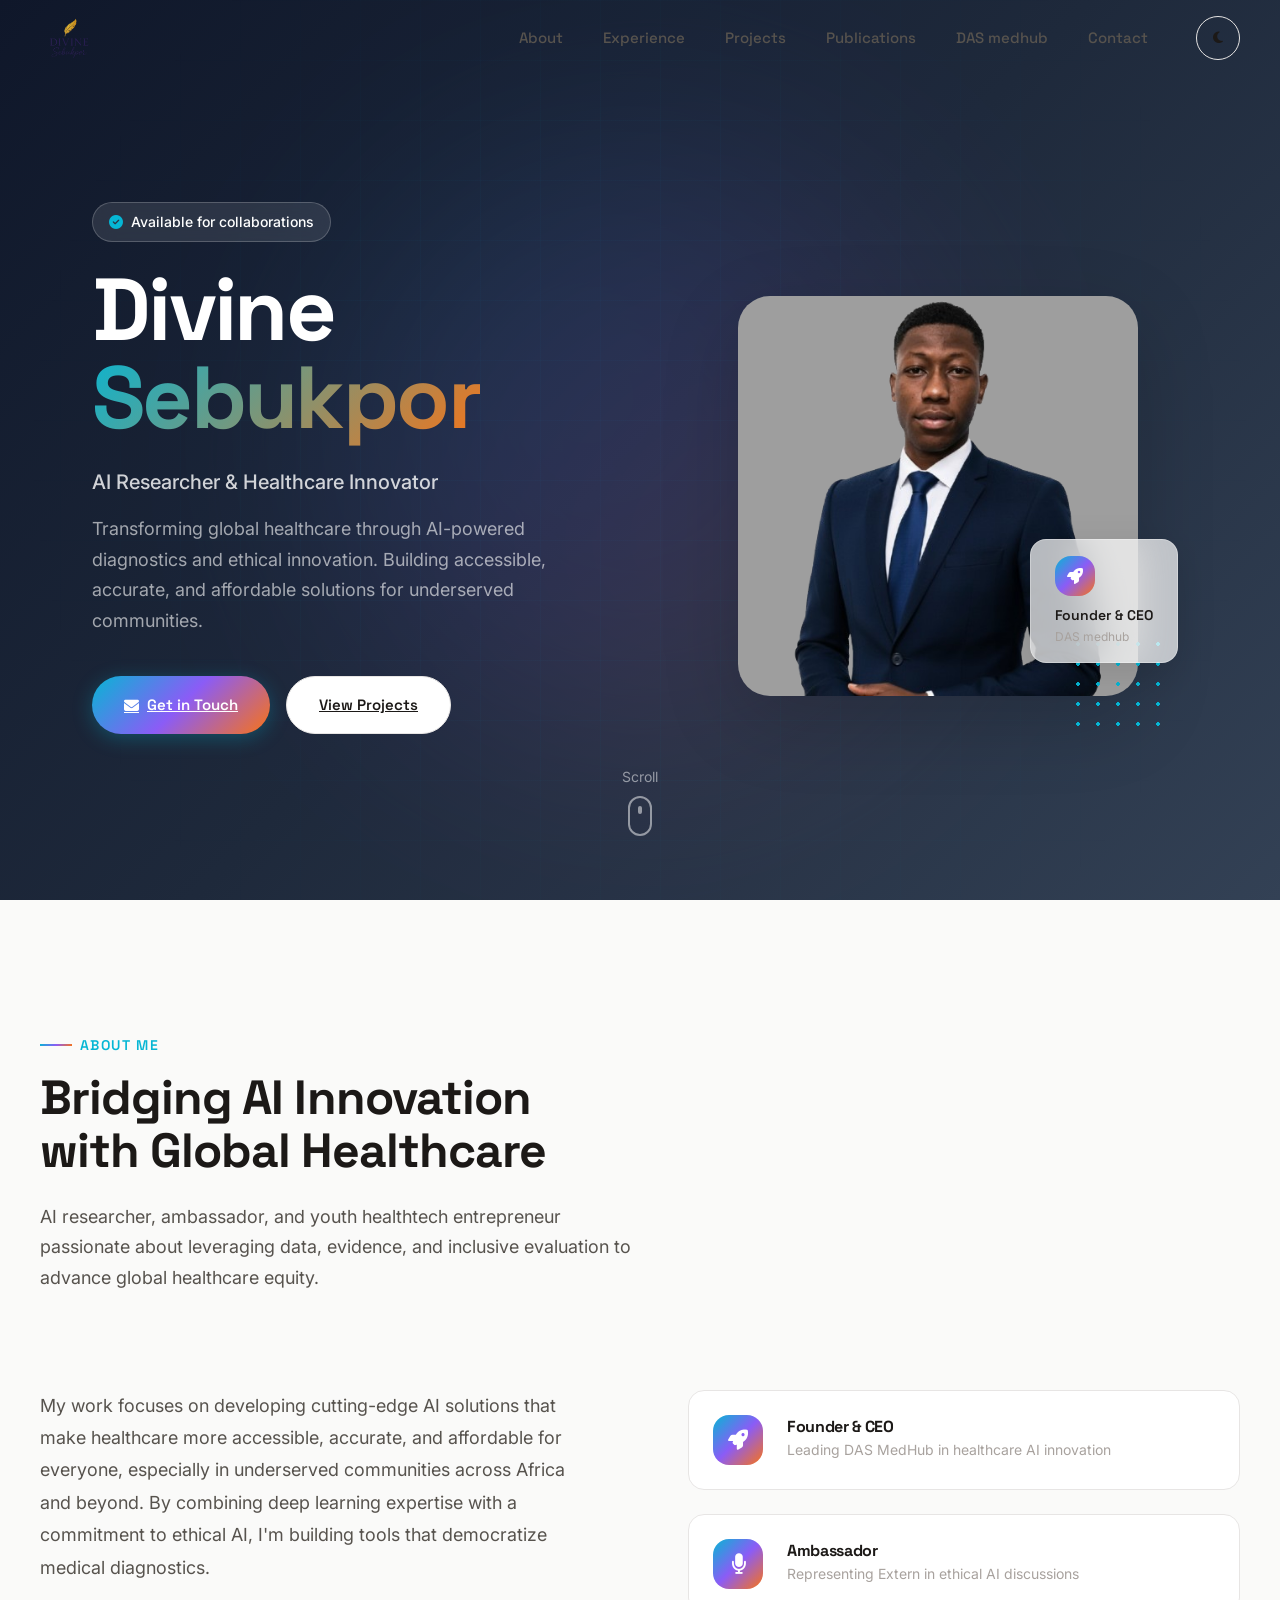
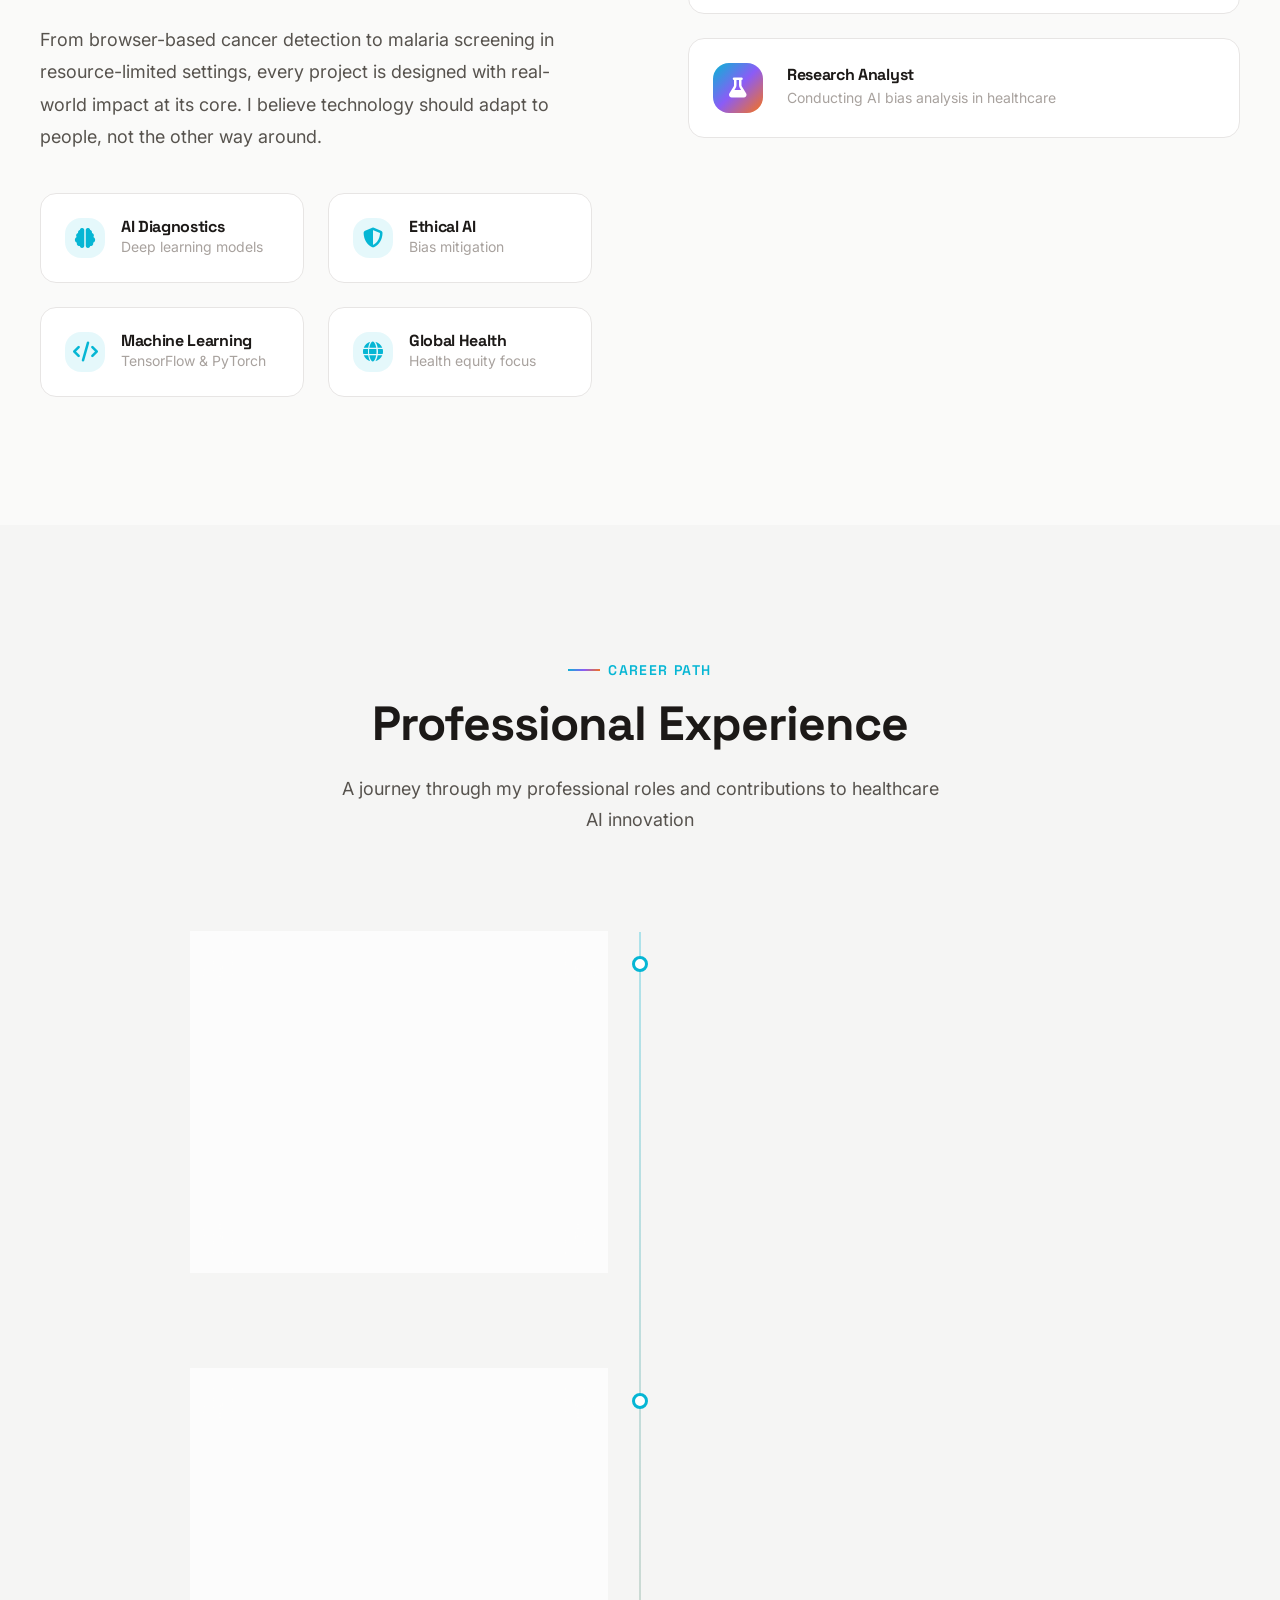
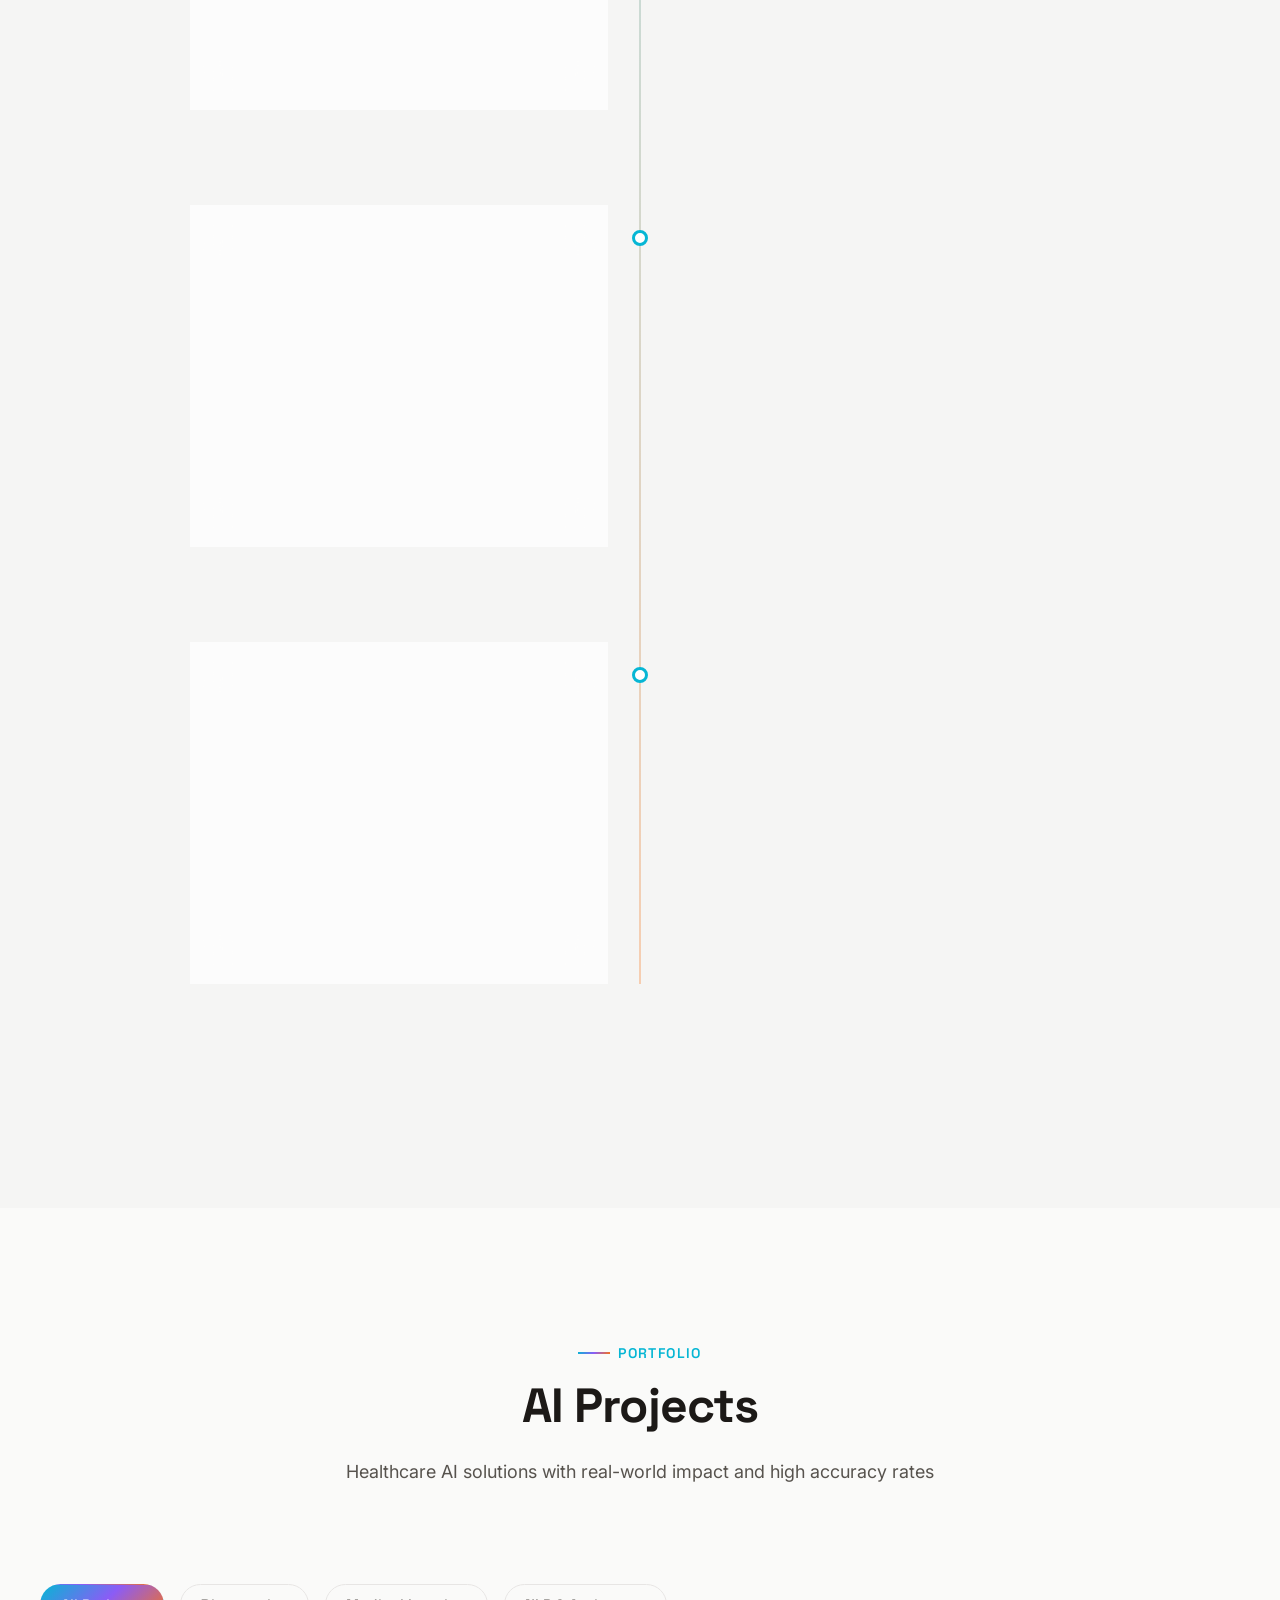
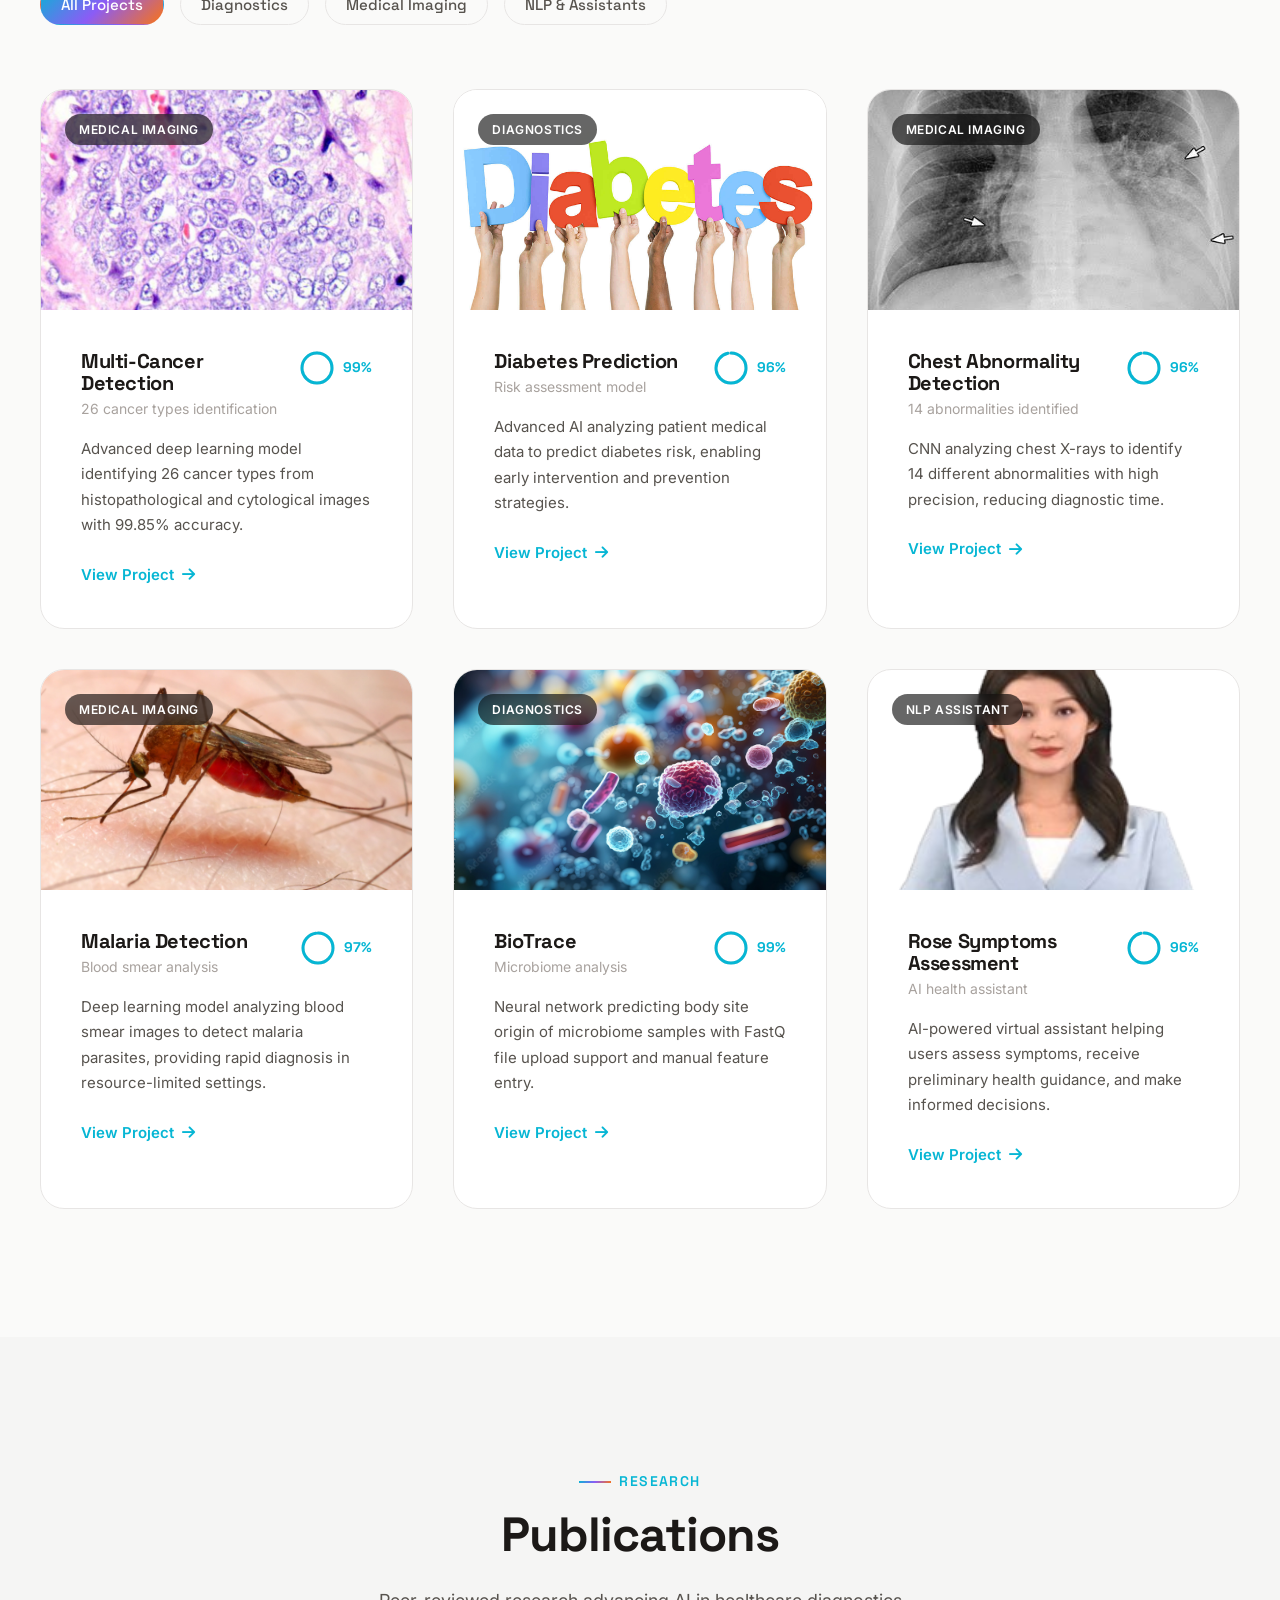
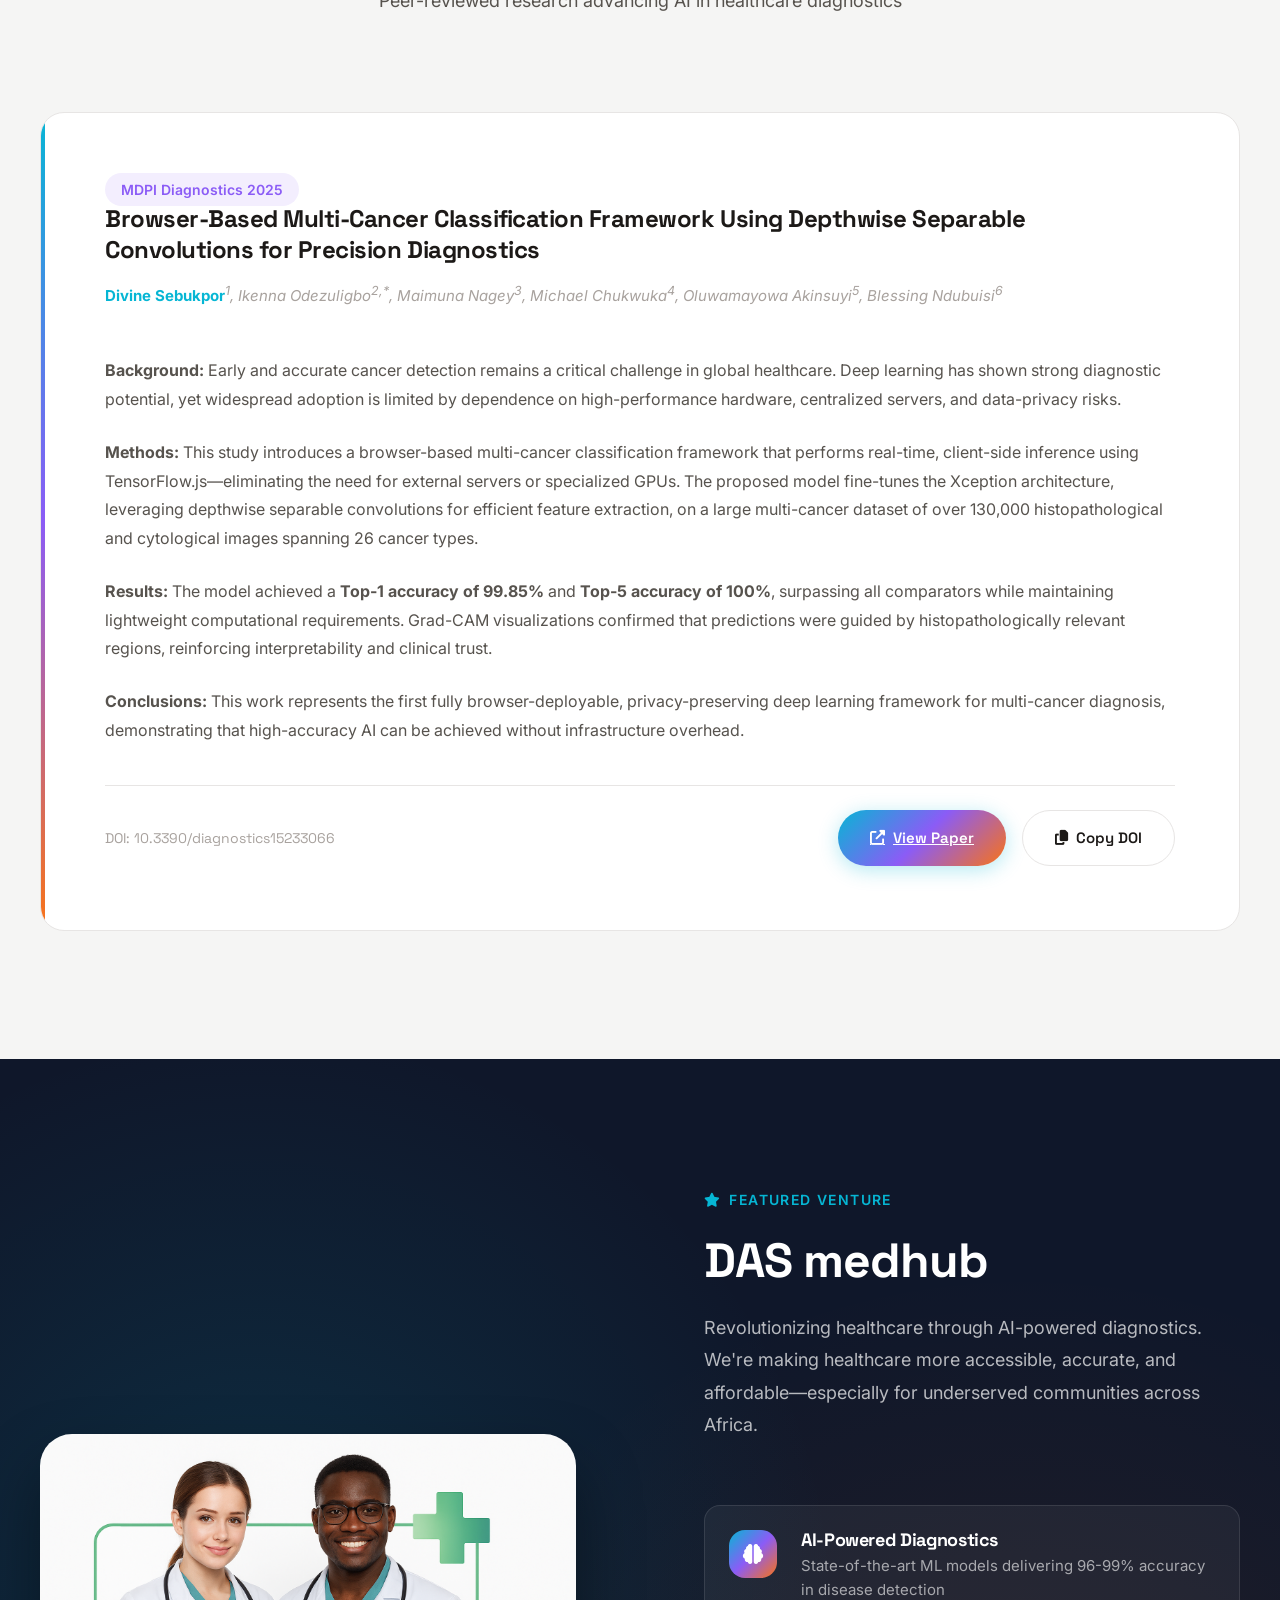
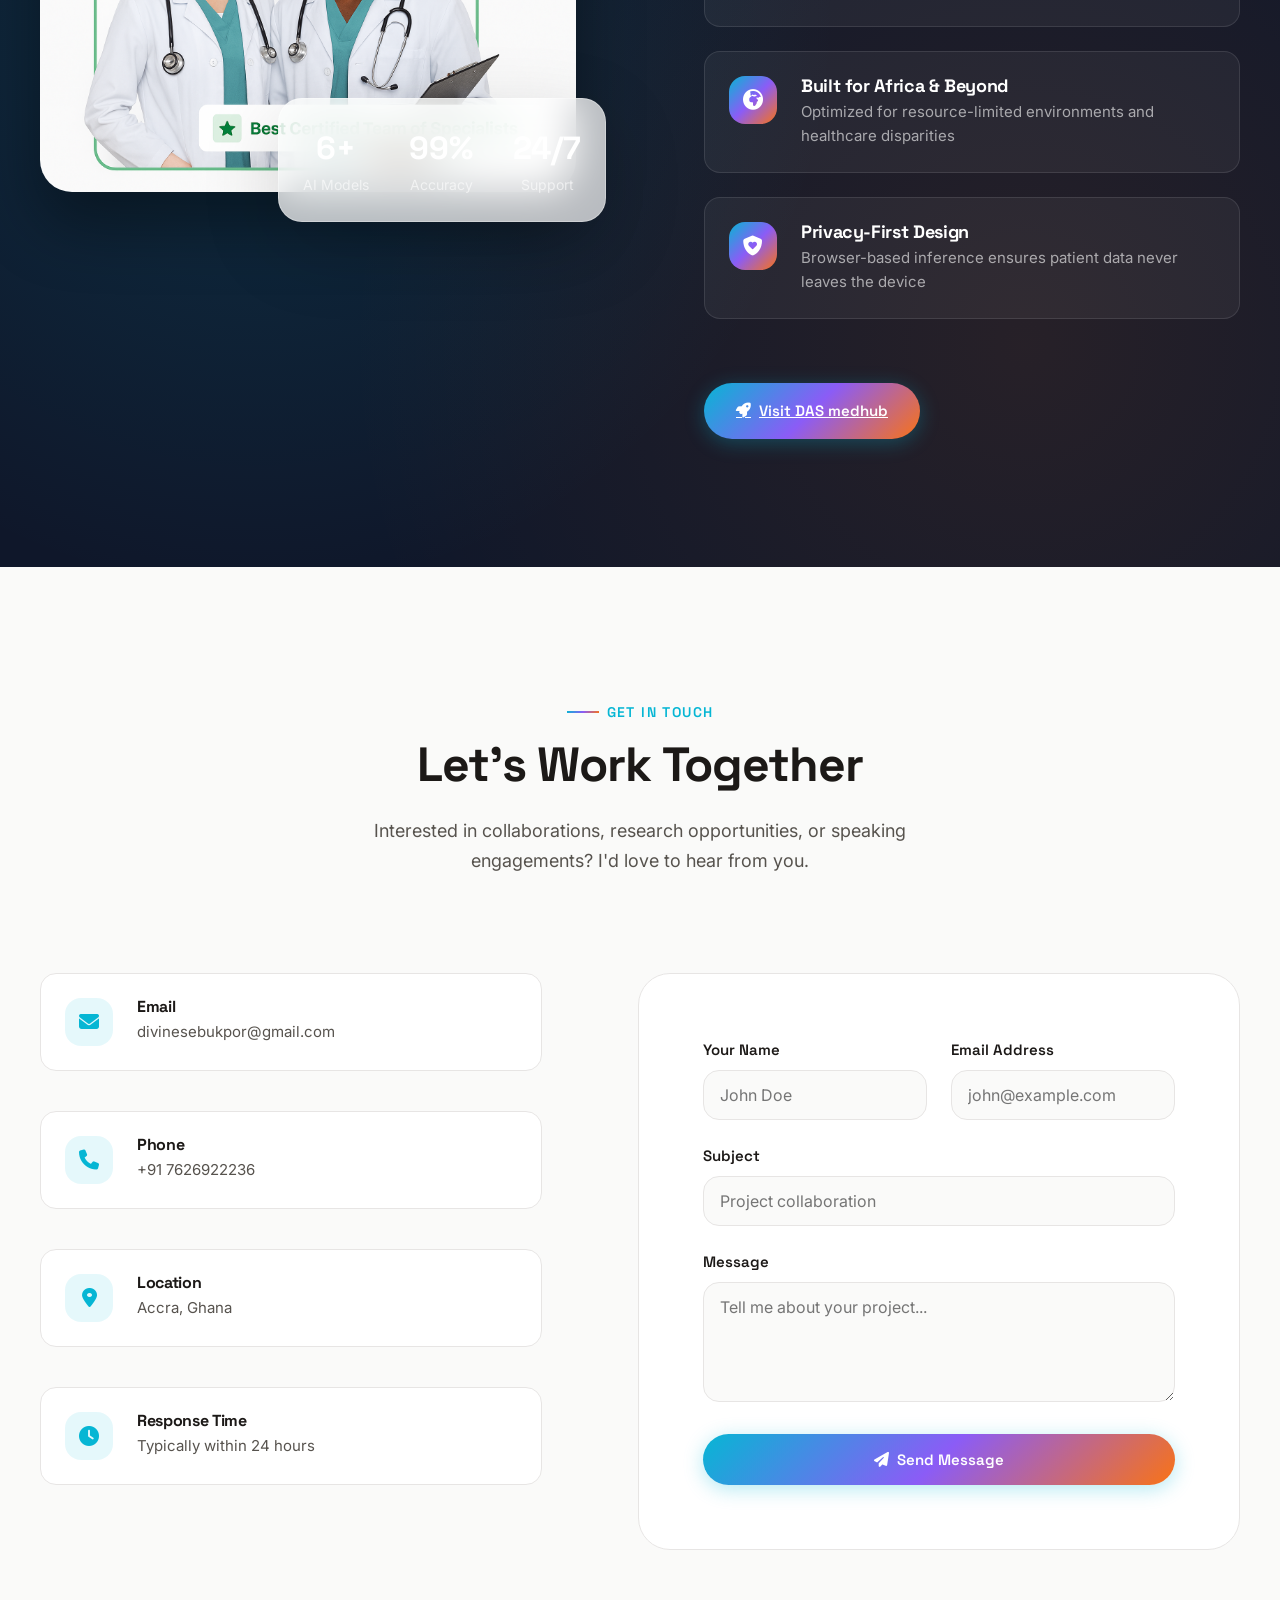
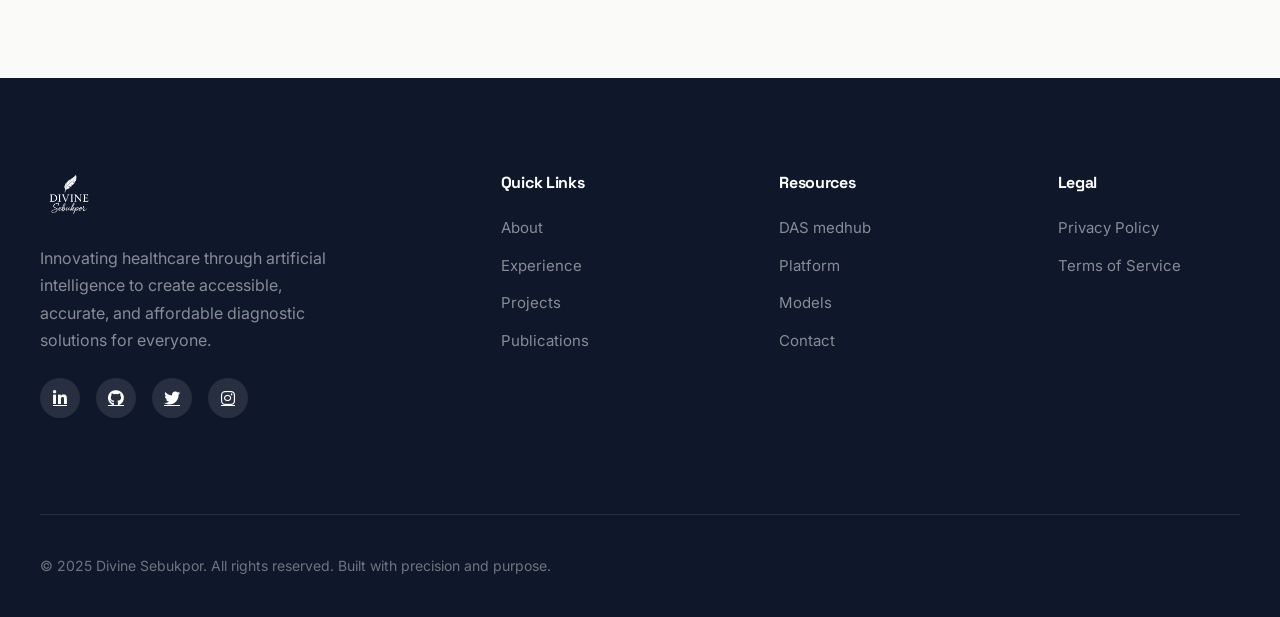
<file: index.html>
<!DOCTYPE html>
<html lang="en">
<head>
    <meta charset="UTF-8">
    <meta name="viewport" content="width=device-width, initial-scale=1.0">
    <title>Divine Sebukpor | Healthcare AI Innovator</title>
    <link rel="icon" href="images/favicon.ico" type="image/x-icon" />
    <link rel="stylesheet" href="https://cdnjs.cloudflare.com/ajax/libs/font-awesome/6.4.0/css/all.min.css ">
    <link rel="preconnect" href="https://fonts.googleapis.com ">
    <link rel="preconnect" href="https://fonts.gstatic.com " crossorigin>
    <link href="https://fonts.googleapis.com/css2?family=Inter:wght@300 ;400;500;600;700&family=Space+Grotesk:wght@400;500;600;700&display=swap" rel="stylesheet">
    <style>
        /* ============================================
           MODERN PREMIUM DESIGN SYSTEM
           Color Palette: Deep Navy + Coral Accent
           ============================================ */
        :root {
            /* Primary: Sophisticated Navy */
            --primary-900: #0f172a;
            --primary-800: #1e293b;
            --primary-700: #334155;
            --primary-600: #475569;
            
            /* Accent: Vibrant Coral/Teal Gradient */
            --accent-start: #06b6d4;
            --accent-end: #f97316;
            --accent-mid: #8b5cf6;
            
            /* Neutral: Warm Gray Scale */
            --neutral-50: #fafaf9;
            --neutral-100: #f5f5f4;
            --neutral-200: #e7e5e4;
            --neutral-300: #d6d3d1;
            --neutral-400: #a8a29e;
            --neutral-500: #78716c;
            --neutral-600: #57534e;
            --neutral-700: #44403c;
            --neutral-800: #292524;
            --neutral-900: #1c1917;
            
            /* Semantic Colors */
            --bg-primary: var(--neutral-50);
            --bg-secondary: #ffffff;
            --bg-tertiary: var(--neutral-100);
            --text-primary: var(--neutral-900);
            --text-secondary: var(--neutral-600);
            --text-muted: var(--neutral-400);
            
            /* Glassmorphism */
            --glass-bg: rgba(255, 255, 255, 0.7);
            --glass-border: rgba(255, 255, 255, 0.3);
            --glass-shadow: 0 8px 32px rgba(0, 0, 0, 0.08);
            
            /* Gradients */
            --gradient-hero: linear-gradient(135deg, var(--primary-900) 0%, var(--primary-800) 50%, var(--primary-700) 100%);
            --gradient-accent: linear-gradient(135deg, var(--accent-start) 0%, var(--accent-mid) 50%, var(--accent-end) 100%);
            --gradient-text: linear-gradient(135deg, var(--accent-start) 0%, var(--accent-end) 100%);
            --gradient-card: linear-gradient(145deg, rgba(255,255,255,0.9) 0%, rgba(255,255,255,0.6) 100%);
            
            /* Typography */
            --font-display: 'Space Grotesk', sans-serif;
            --font-body: 'Inter', sans-serif;
            
            /* Spacing Scale */
            --space-xs: 0.5rem;
            --space-sm: 1rem;
            --space-md: 1.5rem;
            --space-lg: 2.5rem;
            --space-xl: 4rem;
            --space-2xl: 6rem;
            --space-3xl: 8rem;
            
            /* Border Radius */
            --radius-sm: 8px;
            --radius-md: 16px;
            --radius-lg: 24px;
            --radius-xl: 32px;
            --radius-full: 9999px;
            
            /* Shadows */
            --shadow-sm: 0 1px 2px rgba(0,0,0,0.04);
            --shadow-md: 0 4px 12px rgba(0,0,0,0.08);
            --shadow-lg: 0 12px 40px rgba(0,0,0,0.12);
            --shadow-xl: 0 24px 80px rgba(0,0,0,0.16);
            --shadow-glow: 0 0 40px rgba(6, 182, 212, 0.3);
            
            /* Transitions */
            --transition-fast: 0.2s cubic-bezier(0.4, 0, 0.2, 1);
            --transition-base: 0.4s cubic-bezier(0.4, 0, 0.2, 1);
            --transition-slow: 0.6s cubic-bezier(0.4, 0, 0.2, 1);
            --transition-bounce: 0.5s cubic-bezier(0.68, -0.55, 0.265, 1.55);
        }

        /* Dark Theme */
        body.dark-theme {
            --bg-primary: var(--primary-900);
            --bg-secondary: var(--primary-800);
            --bg-tertiary: var(--primary-700);
            --text-primary: var(--neutral-50);
            --text-secondary: var(--neutral-300);
            --text-muted: var(--neutral-500);
            --glass-bg: rgba(30, 41, 59, 0.7);
            --glass-border: rgba(255, 255, 255, 0.1);
            --glass-shadow: 0 8px 32px rgba(0, 0, 0, 0.3);
            --gradient-card: linear-gradient(145deg, rgba(30,41,59,0.9) 0%, rgba(15,23,42,0.6) 100%);
        }

        /* ============================================
           BASE STYLES
           ============================================ */
        * {
            margin: 0;
            padding: 0;
            box-sizing: border-box;
        }

        html {
            scroll-behavior: smooth;
            scroll-padding-top: 100px;
            font-size: 16px;
        }

        body {
            font-family: var(--font-body);
            background-color: var(--bg-primary);
            color: var(--text-primary);
            line-height: 1.6;
            overflow-x: hidden;
            transition: background-color var(--transition-base), color var(--transition-base);
        }

        /* Custom Selection */
        ::selection {
            background: var(--accent-start);
            color: white;
        }

        /* Scrollbar */
        ::-webkit-scrollbar {
            width: 8px;
        }
        ::-webkit-scrollbar-track {
            background: var(--bg-tertiary);
        }
        ::-webkit-scrollbar-thumb {
            background: var(--neutral-400);
            border-radius: var(--radius-full);
        }
        ::-webkit-scrollbar-thumb:hover {
            background: var(--accent-start);
        }

        /* ============================================
           TYPOGRAPHY
           ============================================ */
        h1, h2, h3, h4, h5, h6 {
            font-family: var(--font-display);
            font-weight: 700;
            line-height: 1.1;
            letter-spacing: -0.02em;
        }

        .display-xl {
            font-size: clamp(3rem, 8vw, 5.5rem);
            font-weight: 700;
            line-height: 1;
            letter-spacing: -0.03em;
        }

        .display-lg {
            font-size: clamp(2.5rem, 5vw, 3.5rem);
            font-weight: 700;
        }

        .display-md {
            font-size: clamp(1.5rem, 3vw, 2rem);
            font-weight: 600;
        }

        .text-gradient {
            background: var(--gradient-text);
            -webkit-background-clip: text;
            -webkit-text-fill-color: transparent;
            background-clip: text;
        }

        .text-muted {
            color: var(--text-muted);
        }

        /* ============================================
           LAYOUT
           ============================================ */
        .container {
            max-width: 1280px;
            margin: 0 auto;
            padding: 0 var(--space-lg);
        }

        .section {
            padding: var(--space-3xl) 0;
            position: relative;
        }

        .section-header {
            margin-bottom: var(--space-2xl);
            position: relative;
        }

        .section-label {
            display: inline-flex;
            align-items: center;
            gap: var(--space-xs);
            font-family: var(--font-display);
            font-size: 0.875rem;
            font-weight: 600;
            text-transform: uppercase;
            letter-spacing: 0.1em;
            color: var(--accent-start);
            margin-bottom: var(--space-sm);
        }

        .section-label::before {
            content: '';
            width: 32px;
            height: 2px;
            background: var(--gradient-accent);
        }

        .section-title {
            font-size: clamp(2rem, 4vw, 3rem);
            font-weight: 700;
            margin-bottom: var(--space-md);
            max-width: 600px;
        }

        .section-subtitle {
            font-size: 1.125rem;
            color: var(--text-secondary);
            max-width: 600px;
            line-height: 1.7;
        }

        /* ============================================
           COMPONENTS
           ============================================ */
        
        /* Buttons */
        .btn {
            display: inline-flex;
            align-items: center;
            justify-content: center;
            gap: 0.5rem;
            padding: 1rem 2rem;
            font-family: var(--font-display);
            font-size: 0.9375rem;
            font-weight: 600;
            border-radius: var(--radius-full);
            border: none;
            cursor: pointer;
            transition: all var(--transition-base);
            position: relative;
            overflow: hidden;
        }

        .btn-primary {
            background: var(--gradient-accent);
            color: white;
            box-shadow: 0 4px 20px rgba(6, 182, 212, 0.3);
        }

        .btn-primary:hover {
            transform: translateY(-2px);
            box-shadow: 0 8px 30px rgba(6, 182, 212, 0.4);
        }

        .btn-secondary {
            background: var(--bg-secondary);
            color: var(--text-primary);
            border: 1px solid var(--neutral-200);
        }

        body.dark-theme .btn-secondary {
            border-color: var(--primary-600);
            background: var(--primary-800);
        }

        .btn-secondary:hover {
            border-color: var(--accent-start);
            transform: translateY(-2px);
        }

        .btn-ghost {
            background: transparent;
            color: var(--text-primary);
            border: 1px solid var(--neutral-300);
        }

        .btn-ghost:hover {
            background: var(--bg-tertiary);
            border-color: var(--accent-start);
        }

        /* Cards */
        .card {
            background: var(--glass-bg);
            backdrop-filter: blur(20px);
            border: 1px solid var(--glass-border);
            border-radius: var(--radius-lg);
            padding: var(--space-lg);
            transition: all var(--transition-base);
            position: relative;
            overflow: hidden;
        }

        .card::before {
            content: '';
            position: absolute;
            inset: 0;
            background: var(--gradient-card);
            opacity: 0;
            transition: opacity var(--transition-base);
            z-index: -1;
        }

        .card:hover::before {
            opacity: 1;
        }

        .card:hover {
            transform: translateY(-4px);
            box-shadow: var(--shadow-xl);
            border-color: rgba(6, 182, 212, 0.2);
        }

        /* Tags */
        .tag {
            display: inline-flex;
            align-items: center;
            padding: 0.5rem 1rem;
            background: rgba(6, 182, 212, 0.1);
            color: var(--accent-start);
            font-size: 0.875rem;
            font-weight: 600;
            border-radius: var(--radius-full);
            border: 1px solid rgba(6, 182, 212, 0.2);
            transition: all var(--transition-fast);
        }

        .tag:hover {
            background: rgba(6, 182, 212, 0.2);
            transform: translateY(-1px);
        }

        /* ============================================
           HEADER & NAVIGATION
           ============================================ */
        .header {
            position: fixed;
            top: 0;
            left: 0;
            right: 0;
            z-index: 1000;
            padding: var(--space-sm) 0;
            transition: all var(--transition-base);
        }

        .header.scrolled {
            background: var(--glass-bg);
            backdrop-filter: blur(20px);
            border-bottom: 1px solid var(--glass-border);
            padding: var(--space-xs) 0;
        }

        .header-inner {
            display: flex;
            align-items: center;
            justify-content: space-between;
        }

        .logo {
            display: flex;
            align-items: center;
            gap: var(--space-sm);
            font-family: var(--font-display);
            font-size: 1.5rem;
            font-weight: 700;
            color: var(--text-primary);
            text-decoration: none;
        }

        .logo-img {
            height: 40px;
            width: auto;
        }

        .nav {
            display: flex;
            align-items: center;
            gap: var(--space-lg);
        }

        .nav-links {
            display: flex;
            align-items: center;
            gap: var(--space-md);
            list-style: none;
        }

        .nav-link {
            font-family: var(--font-display);
            font-size: 0.9375rem;
            font-weight: 500;
            color: var(--text-secondary);
            text-decoration: none;
            padding: 0.5rem;
            position: relative;
            transition: color var(--transition-fast);
        }

        .nav-link::after {
            content: '';
            position: absolute;
            bottom: 0;
            left: 50%;
            transform: translateX(-50%) scaleX(0);
            width: 20px;
            height: 2px;
            background: var(--gradient-accent);
            transition: transform var(--transition-fast);
            border-radius: 2px;
        }

        .nav-link:hover {
            color: var(--text-primary);
        }

        .nav-link:hover::after {
            transform: translateX(-50%) scaleX(1);
        }

        .header-actions {
            display: flex;
            align-items: center;
            gap: var(--space-sm);
        }

        .theme-toggle {
            width: 44px;
            height: 44px;
            border-radius: var(--radius-full);
            border: 1px solid var(--neutral-200);
            background: transparent;
            color: var(--text-primary);
            cursor: pointer;
            display: flex;
            align-items: center;
            justify-content: center;
            transition: all var(--transition-fast);
        }

        body.dark-theme .theme-toggle {
            border-color: var(--primary-600);
        }

        .theme-toggle:hover {
            background: var(--bg-tertiary);
            border-color: var(--accent-start);
            transform: rotate(15deg);
        }

        .mobile-menu-btn {
            display: none;
            flex-direction: column;
            gap: 5px;
            padding: 8px;
            background: none;
            border: none;
            cursor: pointer;
        }

        .mobile-menu-btn span {
            display: block;
            width: 24px;
            height: 2px;
            background: var(--text-primary);
            transition: all var(--transition-fast);
            border-radius: 2px;
        }

        /* ============================================
           HERO SECTION
           ============================================ */
        .hero {
            min-height: 100vh;
            display: flex;
            align-items: center;
            position: relative;
            overflow: hidden;
            padding-top: 100px;
        }

        .hero-bg {
            position: absolute;
            inset: 0;
            background: var(--gradient-hero);
            z-index: -2;
        }

        .hero-grid {
            position: absolute;
            inset: 0;
            background-image: 
                linear-gradient(rgba(6, 182, 212, 0.03) 1px, transparent 1px),
                linear-gradient(90deg, rgba(6, 182, 212, 0.03) 1px, transparent 1px);
            background-size: 60px 60px;
            z-index: -1;
            mask-image: radial-gradient(circle at center, black 40%, transparent 80%);
        }

        .hero-glow {
            position: absolute;
            width: 600px;
            height: 600px;
            background: var(--gradient-accent);
            filter: blur(120px);
            opacity: 0.15;
            border-radius: 50%;
            top: 50%;
            left: 50%;
            transform: translate(-50%, -50%);
            z-index: -1;
            animation: pulse-glow 8s ease-in-out infinite;
        }

        @keyframes pulse-glow {
            0%, 100% { transform: translate(-50%, -50%) scale(1); opacity: 0.15; }
            50% { transform: translate(-50%, -50%) scale(1.2); opacity: 0.2; }
        }

        .hero-content {
            display: grid;
            grid-template-columns: 1fr 1fr;
            gap: var(--space-2xl);
            align-items: center;
        }

        .hero-text {
            animation: fade-up 0.8s ease-out;
        }

        @keyframes fade-up {
            from { opacity: 0; transform: translateY(30px); }
            to { opacity: 1; transform: translateY(0); }
        }

        .hero-badge {
            display: inline-flex;
            align-items: center;
            gap: var(--space-xs);
            padding: 0.5rem 1rem;
            background: rgba(255,255,255,0.1);
            border: 1px solid rgba(255,255,255,0.2);
            border-radius: var(--radius-full);
            color: white;
            font-size: 0.875rem;
            font-weight: 500;
            margin-bottom: var(--space-md);
            backdrop-filter: blur(10px);
        }

        .hero-badge i {
            color: var(--accent-start);
        }

        .hero-title {
            color: white;
            margin-bottom: var(--space-md);
        }

        .hero-subtitle {
            font-size: 1.25rem;
            color: rgba(255,255,255,0.8);
            margin-bottom: var(--space-sm);
            font-weight: 500;
        }

        .hero-description {
            font-size: 1.125rem;
            color: rgba(255,255,255,0.6);
            margin-bottom: var(--space-lg);
            max-width: 500px;
            line-height: 1.7;
        }

        .hero-actions {
            display: flex;
            gap: var(--space-sm);
            margin-bottom: var(--space-xl);
        }

        .hero-stats {
            display: flex;
            gap: var(--space-xl);
        }

        .stat {
            display: flex;
            flex-direction: column;
        }

        .stat-value {
            font-family: var(--font-display);
            font-size: 2.5rem;
            font-weight: 700;
            color: white;
            line-height: 1;
        }

        .stat-label {
            font-size: 0.875rem;
            color: rgba(255,255,255,0.5);
            margin-top: 0.25rem;
        }

        .hero-visual {
            position: relative;
            animation: fade-up 0.8s ease-out 0.2s both;
        }

        .profile-frame {
            position: relative;
            width: 100%;
            max-width: 400px;
            margin: 0 auto;
        }

        .profile-image {
            width: 100%;
            aspect-ratio: 1;
            object-fit: cover;
            border-radius: var(--radius-xl);
            position: relative;
            z-index: 2;
            box-shadow: var(--shadow-xl);
        }

        .profile-dots {
            position: absolute;
            bottom: -30px;
            right: -30px;
            width: 100px;
            height: 100px;
            background-image: radial-gradient(circle, var(--accent-start) 2px, transparent 2px);
            background-size: 20px 20px;
            z-index: 3;
        }

        .floating-card {
            position: absolute;
            background: var(--glass-bg);
            backdrop-filter: blur(20px);
            border: 1px solid var(--glass-border);
            border-radius: var(--radius-md);
            padding: var(--space-sm) var(--space-md);
            box-shadow: var(--shadow-lg);
            z-index: 3;
            animation: float 6s ease-in-out infinite;
        }

        .floating-card:nth-child(2) {
            top: 20%;
            left: -60px;
            animation-delay: 0s;
        }

        .floating-card:nth-child(3) {
            bottom: 10%;
            right: -40px;
            animation-delay: 3s;
        }

        @keyframes float {
            0%, 100% { transform: translateY(0px); }
            50% { transform: translateY(-10px); }
        }

        .floating-card-icon {
            width: 40px;
            height: 40px;
            background: var(--gradient-accent);
            border-radius: var(--radius-md);
            display: flex;
            align-items: center;
            justify-content: center;
            color: white;
            margin-bottom: var(--space-xs);
        }

        .floating-card-text {
            font-family: var(--font-display);
            font-size: 0.875rem;
            font-weight: 600;
            color: var(--text-primary);
        }

        .floating-card-sub {
            font-size: 0.75rem;
            color: var(--text-muted);
        }

        .scroll-indicator {
            position: absolute;
            bottom: var(--space-xl);
            left: 50%;
            transform: translateX(-50%);
            display: flex;
            flex-direction: column;
            align-items: center;
            gap: var(--space-xs);
            color: rgba(255,255,255,0.5);
            font-size: 0.875rem;
            cursor: pointer;
            transition: color var(--transition-fast);
        }

        .scroll-indicator:hover {
            color: white;
        }

        .scroll-arrow {
            width: 24px;
            height: 40px;
            border: 2px solid currentColor;
            border-radius: var(--radius-full);
            position: relative;
        }

        .scroll-arrow::before {
            content: '';
            position: absolute;
            top: 8px;
            left: 50%;
            transform: translateX(-50%);
            width: 4px;
            height: 8px;
            background: currentColor;
            border-radius: 2px;
            animation: scroll-bounce 2s infinite;
        }

        @keyframes scroll-bounce {
            0%, 100% { transform: translateX(-50%) translateY(0); opacity: 1; }
            50% { transform: translateX(-50%) translateY(8px); opacity: 0.3; }
        }

        /* ============================================
           ABOUT SECTION
           ============================================ */
        .about-grid {
            display: grid;
            grid-template-columns: 1fr 1fr;
            gap: var(--space-2xl);
            align-items: start;
        }

        .about-content {
            position: sticky;
            top: 120px;
        }

        .about-text {
            font-size: 1.125rem;
            color: var(--text-secondary);
            line-height: 1.8;
            margin-bottom: var(--space-lg);
        }

        .skills-grid {
            display: grid;
            grid-template-columns: repeat(2, 1fr);
            gap: var(--space-md);
        }

        .skill-item {
            display: flex;
            align-items: center;
            gap: var(--space-sm);
            padding: var(--space-md);
            background: var(--bg-secondary);
            border-radius: var(--radius-md);
            border: 1px solid var(--neutral-200);
            transition: all var(--transition-fast);
        }

        body.dark-theme .skill-item {
            border-color: var(--primary-600);
            background: var(--primary-800);
        }

        .skill-item:hover {
            border-color: var(--accent-start);
            transform: translateX(4px);
        }

        .skill-icon {
            width: 40px;
            height: 40px;
            background: rgba(6, 182, 212, 0.1);
            border-radius: var(--radius-md);
            display: flex;
            align-items: center;
            justify-content: center;
            color: var(--accent-start);
            font-size: 1.25rem;
        }

        .about-visual {
            position: relative;
        }

        .experience-preview {
            display: flex;
            flex-direction: column;
            gap: var(--space-md);
        }

        .preview-card {
            display: flex;
            align-items: center;
            gap: var(--space-md);
            padding: var(--space-md);
            background: var(--bg-secondary);
            border-radius: var(--radius-md);
            border: 1px solid var(--neutral-200);
            transition: all var(--transition-base);
            cursor: pointer;
        }

        body.dark-theme .preview-card {
            border-color: var(--primary-600);
            background: var(--primary-800);
        }

        .preview-card:hover {
            transform: translateX(8px);
            border-color: var(--accent-start);
            box-shadow: var(--shadow-md);
        }

        .preview-icon {
            width: 50px;
            height: 50px;
            background: var(--gradient-accent);
            border-radius: var(--radius-md);
            display: flex;
            align-items: center;
            justify-content: center;
            color: white;
            font-size: 1.25rem;
            flex-shrink: 0;
        }

        .preview-content h4 {
            font-size: 1rem;
            margin-bottom: 0.25rem;
        }

        .preview-content p {
            font-size: 0.875rem;
            color: var(--text-muted);
            margin: 0;
        }

        /* ============================================
           EXPERIENCE SECTION
           ============================================ */
        .experience-timeline {
            position: relative;
            max-width: 900px;
            margin: 0 auto;
        }

        .experience-timeline::before {
            content: '';
            position: absolute;
            left: 50%;
            transform: translateX(-50%);
            width: 2px;
            height: 100%;
            background: linear-gradient(to bottom, var(--accent-start), var(--accent-end));
            opacity: 0.3;
        }

        .experience-item {
            display: grid;
            grid-template-columns: 1fr 1fr;
            gap: var(--space-xl);
            margin-bottom: var(--space-2xl);
            position: relative;
        }

        .experience-item:nth-child(even) {
            direction: rtl;
        }

        .experience-item:nth-child(even) > * {
            direction: ltr;
        }

        .experience-marker {
            position: absolute;
            left: 50%;
            transform: translateX(-50%);
            width: 16px;
            height: 16px;
            background: var(--bg-secondary);
            border: 3px solid var(--accent-start);
            border-radius: 50%;
            z-index: 2;
            top: var(--space-md);
        }

        .experience-content {
            background: var(--glass-bg);
            backdrop-filter: blur(20px);
            border: 1px solid var(--glass-border);
            border-radius: var(--radius-lg);
            padding: var(--space-lg);
            position: relative;
        }

        .experience-date {
            display: inline-block;
            padding: 0.375rem 0.875rem;
            background: rgba(6, 182, 212, 0.1);
            color: var(--accent-start);
            font-family: var(--font-display);
            font-size: 0.875rem;
            font-weight: 600;
            border-radius: var(--radius-full);
            margin-bottom: var(--space-sm);
        }

        .experience-title {
            font-size: 1.25rem;
            margin-bottom: 0.25rem;
        }

        .experience-company {
            color: var(--accent-end);
            font-weight: 600;
            margin-bottom: var(--space-sm);
            display: flex;
            align-items: center;
            gap: var(--space-xs);
        }

        .experience-summary {
            color: var(--text-secondary);
            font-size: 0.9375rem;
            line-height: 1.7;
            margin-bottom: var(--space-md);
        }

        .experience-details {
            max-height: 0;
            overflow: hidden;
            transition: max-height var(--transition-slow);
        }

        .experience-item.active .experience-details {
            max-height: 500px;
        }

        .experience-bullets {
            list-style: none;
            padding: 0;
        }

        .experience-bullets li {
            position: relative;
            padding-left: 1.5rem;
            margin-bottom: 0.75rem;
            color: var(--text-secondary);
            font-size: 0.9375rem;
        }

        .experience-bullets li::before {
            content: '→';
            position: absolute;
            left: 0;
            color: var(--accent-start);
            font-weight: 700;
        }

        .read-more {
            display: inline-flex;
            align-items: center;
            gap: 0.5rem;
            color: var(--accent-start);
            font-weight: 600;
            font-size: 0.9375rem;
            cursor: pointer;
            margin-top: var(--space-sm);
            transition: gap var(--transition-fast);
        }

        .read-more:hover {
            gap: 0.75rem;
        }

        .read-more i {
            transition: transform var(--transition-fast);
        }

        .experience-item.active .read-more i {
            transform: rotate(180deg);
        }

        /* ============================================
           PROJECTS SECTION
           ============================================ */
        .projects-filter {
            display: flex;
            gap: var(--space-sm);
            margin-bottom: var(--space-xl);
            flex-wrap: wrap;
        }

        .filter-btn {
            padding: 0.625rem 1.25rem;
            background: transparent;
            border: 1px solid var(--neutral-200);
            border-radius: var(--radius-full);
            font-family: var(--font-display);
            font-size: 0.9375rem;
            font-weight: 500;
            color: var(--text-secondary);
            cursor: pointer;
            transition: all var(--transition-fast);
        }

        body.dark-theme .filter-btn {
            border-color: var(--primary-600);
        }

        .filter-btn:hover,
        .filter-btn.active {
            background: var(--gradient-accent);
            border-color: transparent;
            color: white;
        }

        .projects-grid {
            display: grid;
            grid-template-columns: repeat(auto-fill, minmax(350px, 1fr));
            gap: var(--space-lg);
        }

        .project-card {
            background: var(--bg-secondary);
            border-radius: var(--radius-lg);
            overflow: hidden;
            border: 1px solid var(--neutral-200);
            transition: all var(--transition-base);
            position: relative;
            group: project;
        }

        body.dark-theme .project-card {
            border-color: var(--primary-600);
            background: var(--primary-800);
        }

        .project-card:hover {
            transform: translateY(-8px);
            box-shadow: var(--shadow-xl);
            border-color: rgba(6, 182, 212, 0.3);
        }

        .project-image {
            position: relative;
            height: 220px;
            overflow: hidden;
        }

        .project-image img {
            width: 100%;
            height: 100%;
            object-fit: cover;
            transition: transform var(--transition-slow);
        }

        .project-card:hover .project-image img {
            transform: scale(1.05);
        }

        .project-overlay {
            position: absolute;
            inset: 0;
            background: linear-gradient(to top, rgba(15, 23, 42, 0.9) 0%, transparent 100%);
            opacity: 0;
            transition: opacity var(--transition-base);
            display: flex;
            align-items: flex-end;
            padding: var(--space-md);
        }

        .project-card:hover .project-overlay {
            opacity: 1;
        }

        .project-category {
            position: absolute;
            top: var(--space-md);
            left: var(--space-md);
            padding: 0.375rem 0.875rem;
            background: rgba(0,0,0,0.6);
            backdrop-filter: blur(10px);
            color: white;
            font-size: 0.75rem;
            font-weight: 600;
            text-transform: uppercase;
            letter-spacing: 0.05em;
            border-radius: var(--radius-full);
        }

        .project-content {
            padding: var(--space-lg);
        }

        .project-header {
            display: flex;
            justify-content: space-between;
            align-items: flex-start;
            margin-bottom: var(--space-sm);
        }

        .project-title {
            font-size: 1.25rem;
            margin-bottom: 0.25rem;
        }

        .project-accuracy {
            display: flex;
            align-items: center;
            gap: 0.5rem;
            font-family: var(--font-display);
            font-size: 0.875rem;
            font-weight: 700;
            color: var(--accent-start);
        }

        .accuracy-ring {
            width: 36px;
            height: 36px;
            position: relative;
        }

        .accuracy-ring svg {
            transform: rotate(-90deg);
        }

        .accuracy-ring circle {
            fill: none;
            stroke-width: 3;
        }

        .accuracy-ring .bg {
            stroke: var(--neutral-200);
        }

        body.dark-theme .accuracy-ring .bg {
            stroke: var(--primary-600);
        }

        .accuracy-ring .progress {
            stroke: var(--accent-start);
            stroke-linecap: round;
            transition: stroke-dashoffset 1s ease;
        }

        .project-description {
            color: var(--text-secondary);
            font-size: 0.9375rem;
            line-height: 1.7;
            margin-bottom: var(--space-md);
        }

        .project-link {
            display: inline-flex;
            align-items: center;
            gap: 0.5rem;
            color: var(--accent-start);
            font-weight: 600;
            font-size: 0.9375rem;
            text-decoration: none;
            transition: gap var(--transition-fast);
        }

        .project-link:hover {
            gap: 0.75rem;
        }

        /* ============================================
           PUBLICATIONS SECTION
           ============================================ */
        .publication-card {
            background: var(--bg-secondary);
            border-radius: var(--radius-lg);
            padding: var(--space-xl);
            border: 1px solid var(--neutral-200);
            position: relative;
            overflow: hidden;
        }

        body.dark-theme .publication-card {
            border-color: var(--primary-600);
            background: var(--primary-800);
        }

        .publication-card::before {
            content: '';
            position: absolute;
            top: 0;
            left: 0;
            width: 4px;
            height: 100%;
            background: var(--gradient-accent);
        }

        .publication-header {
            display: flex;
            justify-content: space-between;
            align-items: flex-start;
            gap: var(--space-md);
            margin-bottom: var(--space-md);
        }

        .publication-title {
            font-size: 1.5rem;
            line-height: 1.3;
            margin-bottom: var(--space-sm);
        }

        .publication-badge {
            padding: 0.5rem 1rem;
            background: rgba(139, 92, 246, 0.1);
            color: var(--accent-mid);
            font-size: 0.875rem;
            font-weight: 600;
            border-radius: var(--radius-full);
            white-space: nowrap;
        }

        .publication-authors {
            color: var(--text-muted);
            font-size: 0.9375rem;
            margin-bottom: var(--space-md);
            font-style: italic;
        }

        .publication-authors strong {
            color: var(--accent-start);
            font-style: normal;
        }

        .publication-abstract {
            color: var(--text-secondary);
            line-height: 1.8;
            margin-bottom: var(--space-lg);
        }

        .publication-abstract p {
            margin-bottom: var(--space-md);
        }

        .publication-footer {
            display: flex;
            flex-wrap: wrap;
            gap: var(--space-md);
            align-items: center;
            padding-top: var(--space-md);
            border-top: 1px solid var(--neutral-200);
        }

        body.dark-theme .publication-footer {
            border-color: var(--primary-600);
        }

        .publication-doi {
            font-family: var(--font-display);
            font-size: 0.875rem;
            color: var(--text-muted);
        }

        .publication-actions {
            display: flex;
            gap: var(--space-sm);
            margin-left: auto;
        }

        /* Mobile Publication Styles */
        .publication-abstract-mobile {
            display: none;
        }

        .publication-abstract-full {
            max-height: 0;
            overflow: hidden;
            transition: max-height 0.5s ease-out;
        }

        .publication-abstract-full.expanded {
            max-height: 2000px;
        }

        .read-more-pub {
            display: none;
            color: var(--accent-start);
            font-weight: 600;
            cursor: pointer;
            margin-top: var(--space-md);
            align-items: center;
            gap: 0.5rem;
        }

        .read-more-pub i {
            transition: transform 0.3s ease;
        }

        .read-more-pub.expanded i {
            transform: rotate(180deg);
        }

        /* ============================================
           DAS MEDHUB SECTION
           ============================================ */
        .das-section {
            background: var(--primary-900);
            position: relative;
            overflow: hidden;
        }

        .das-section::before {
            content: '';
            position: absolute;
            inset: 0;
            background: 
                radial-gradient(circle at 20% 50%, rgba(6, 182, 212, 0.15) 0%, transparent 50%),
                radial-gradient(circle at 80% 80%, rgba(249, 115, 22, 0.1) 0%, transparent 50%);
        }

        .das-grid {
            display: grid;
            grid-template-columns: 1fr 1fr;
            gap: var(--space-3xl);
            align-items: center;
            position: relative;
            z-index: 1;
        }

        .das-visual {
            position: relative;
        }

        .das-image-frame {
            position: relative;
            border-radius: var(--radius-xl);
            overflow: hidden;
            box-shadow: 0 32px 64px rgba(0,0,0,0.4);
        }

        .das-image-frame img {
            width: 100%;
            height: auto;
            display: block;
        }

        .das-stats-float {
            position: absolute;
            bottom: -30px;
            right: -30px;
            background: var(--glass-bg);
            backdrop-filter: blur(20px);
            border: 1px solid var(--glass-border);
            border-radius: var(--radius-lg);
            padding: var(--space-md);
            display: flex;
            gap: var(--space-lg);
            box-shadow: var(--shadow-xl);
        }

        .das-stat {
            text-align: center;
        }

        .das-stat-value {
            font-family: var(--font-display);
            font-size: 2rem;
            font-weight: 700;
            color: white;
        }

        .das-stat-label {
            font-size: 0.875rem;
            color: rgba(255,255,255,0.6);
        }

        .das-content {
            color: white;
        }

        .das-label {
            display: inline-flex;
            align-items: center;
            gap: var(--space-xs);
            font-size: 0.875rem;
            font-weight: 600;
            text-transform: uppercase;
            letter-spacing: 0.1em;
            color: var(--accent-start);
            margin-bottom: var(--space-md);
        }

        .das-title {
            font-size: clamp(2rem, 4vw, 3rem);
            margin-bottom: var(--space-md);
            color: white;
        }

        .das-description {
            font-size: 1.125rem;
            color: rgba(255,255,255,0.7);
            line-height: 1.8;
            margin-bottom: var(--space-xl);
        }

        .das-features {
            display: flex;
            flex-direction: column;
            gap: var(--space-md);
            margin-bottom: var(--space-xl);
        }

        .das-feature {
            display: flex;
            gap: var(--space-md);
            padding: var(--space-md);
            background: rgba(255,255,255,0.05);
            border: 1px solid rgba(255,255,255,0.1);
            border-radius: var(--radius-md);
            transition: all var(--transition-fast);
        }

        .das-feature:hover {
            background: rgba(255,255,255,0.1);
            transform: translateX(8px);
        }

        .das-feature-icon {
            width: 48px;
            height: 48px;
            background: var(--gradient-accent);
            border-radius: var(--radius-md);
            display: flex;
            align-items: center;
            justify-content: center;
            color: white;
            font-size: 1.25rem;
            flex-shrink: 0;
        }

        .das-feature-content h4 {
            color: white;
            font-size: 1.125rem;
            margin-bottom: 0.25rem;
        }

        .das-feature-content p {
            color: rgba(255,255,255,0.6);
            font-size: 0.9375rem;
            margin: 0;
        }

        /* ============================================
           CONTACT SECTION
           ============================================ */
        .contact-grid {
            display: grid;
            grid-template-columns: 1fr 1.2fr;
            gap: var(--space-2xl);
        }

        .contact-info {
            display: flex;
            flex-direction: column;
            gap: var(--space-lg);
        }

        .contact-method {
            display: flex;
            align-items: flex-start;
            gap: var(--space-md);
            padding: var(--space-md);
            background: var(--bg-secondary);
            border-radius: var(--radius-md);
            border: 1px solid var(--neutral-200);
            transition: all var(--transition-fast);
        }

        body.dark-theme .contact-method {
            border-color: var(--primary-600);
            background: var(--primary-800);
        }

        .contact-method:hover {
            border-color: var(--accent-start);
            transform: translateX(8px);
        }

        .contact-icon {
            width: 48px;
            height: 48px;
            background: rgba(6, 182, 212, 0.1);
            border-radius: var(--radius-md);
            display: flex;
            align-items: center;
            justify-content: center;
            color: var(--accent-start);
            font-size: 1.25rem;
            flex-shrink: 0;
        }

        .contact-details h4 {
            font-size: 1rem;
            margin-bottom: 0.25rem;
        }

        .contact-details p {
            color: var(--text-secondary);
            font-size: 0.9375rem;
            margin: 0;
        }

        .contact-form-wrapper {
            background: var(--bg-secondary);
            border-radius: var(--radius-xl);
            padding: var(--space-xl);
            border: 1px solid var(--neutral-200);
            position: relative;
        }

        body.dark-theme .contact-form-wrapper {
            border-color: var(--primary-600);
            background: var(--primary-800);
        }

        .form-group {
            margin-bottom: var(--space-md);
        }

        .form-label {
            display: block;
            font-family: var(--font-display);
            font-size: 0.9375rem;
            font-weight: 600;
            color: var(--text-primary);
            margin-bottom: 0.5rem;
        }

        .form-input,
        .form-textarea {
            width: 100%;
            padding: 0.875rem 1rem;
            background: var(--bg-primary);
            border: 1px solid var(--neutral-200);
            border-radius: var(--radius-md);
            font-family: var(--font-body);
            font-size: 1rem;
            color: var(--text-primary);
            transition: all var(--transition-fast);
        }

        body.dark-theme .form-input,
        body.dark-theme .form-textarea {
            background: var(--primary-900);
            border-color: var(--primary-600);
        }

        .form-input:focus,
        .form-textarea:focus {
            outline: none;
            border-color: var(--accent-start);
            box-shadow: 0 0 0 3px rgba(6, 182, 212, 0.1);
        }

        .form-textarea {
            min-height: 120px;
            resize: vertical;
        }

        .form-row {
            display: grid;
            grid-template-columns: 1fr 1fr;
            gap: var(--space-md);
        }

        /* ============================================
           FOOTER
           ============================================ */
        .footer {
            background: var(--primary-900);
            color: rgba(255,255,255,0.6);
            padding: var(--space-2xl) 0 var(--space-lg);
            position: relative;
        }

        .footer-grid {
            display: grid;
            grid-template-columns: 2fr 1fr 1fr 1fr;
            gap: var(--space-2xl);
            margin-bottom: var(--space-2xl);
        }

        .footer-brand {
            max-width: 300px;
        }

        .footer-logo {
            height: 40px;
            margin-bottom: var(--space-md);
            filter: brightness(0) invert(1);
        }

        .footer-description {
            color: rgba(255,255,255,0.5);
            line-height: 1.7;
            margin-bottom: var(--space-md);
        }

        .footer-social {
            display: flex;
            gap: var(--space-sm);
        }

        .social-link {
            width: 40px;
            height: 40px;
            background: rgba(255,255,255,0.1);
            border-radius: var(--radius-full);
            display: flex;
            align-items: center;
            justify-content: center;
            color: white;
            font-size: 1rem;
            transition: all var(--transition-fast);
        }

        .social-link:hover {
            background: var(--accent-start);
            transform: translateY(-3px);
        }

        .footer-title {
            color: white;
            font-size: 1rem;
            margin-bottom: var(--space-md);
        }

        .footer-links {
            list-style: none;
            display: flex;
            flex-direction: column;
            gap: 0.75rem;
        }

        .footer-link {
            color: rgba(255,255,255,0.5);
            text-decoration: none;
            font-size: 0.9375rem;
            transition: color var(--transition-fast);
        }

        .footer-link:hover {
            color: var(--accent-start);
        }

        .footer-bottom {
            padding-top: var(--space-lg);
            border-top: 1px solid rgba(255,255,255,0.1);
            display: flex;
            justify-content: space-between;
            align-items: center;
            flex-wrap: wrap;
            gap: var(--space-md);
        }

        .footer-copyright {
            font-size: 0.875rem;
            color: rgba(255,255,255,0.4);
        }

        /* ============================================
           UTILITY CLASSES
           ============================================ */
        .text-center { text-align: center; }
        .mx-auto { margin-left: auto; margin-right: auto; }
        
        /* Back to Top */
        .back-to-top {
            position: fixed;
            bottom: 2rem;
            right: 2rem;
            width: 48px;
            height: 48px;
            background: var(--gradient-accent);
            border-radius: var(--radius-full);
            display: flex;
            align-items: center;
            justify-content: center;
            color: white;
            font-size: 1.25rem;
            cursor: pointer;
            opacity: 0;
            visibility: hidden;
            transform: translateY(20px);
            transition: all var(--transition-base);
            box-shadow: var(--shadow-glow);
            z-index: 999;
            border: none;
        }

        .back-to-top.visible {
            opacity: 1;
            visibility: visible;
            transform: translateY(0);
        }

        .back-to-top:hover {
            transform: translateY(-4px);
        }

        /* ============================================
           RESPONSIVE
           ============================================ */
        @media (max-width: 1024px) {
            .hero-content {
                grid-template-columns: 1fr;
                text-align: center;
            }

            .hero-text {
                order: 2;
            }

            .hero-visual {
                order: 1;
                max-width: 300px;
                margin: 0 auto;
            }

            .hero-actions {
                justify-content: center;
            }

            .hero-stats {
                justify-content: center;
            }

            .about-grid,
            .das-grid,
            .contact-grid {
                grid-template-columns: 1fr;
            }

            .about-content {
                position: static;
            }

            .experience-timeline::before {
                left: 20px;
            }

            .experience-item {
                grid-template-columns: 1fr;
                padding-left: 60px;
            }

            .experience-item:nth-child(even) {
                direction: ltr;
            }

            .experience-marker {
                left: 20px;
                transform: none;
            }

            .footer-grid {
                grid-template-columns: 1fr 1fr;
            }

            .das-stats-float {
                position: relative;
                bottom: auto;
                right: auto;
                margin-top: var(--space-md);
            }
        }

        @media (max-width: 768px) {
            .nav-links {
                position: fixed;
                top: 0;
                right: -100%;
                width: 80%;
                max-width: 400px;
                height: 100vh;
                background: var(--bg-secondary);
                flex-direction: column;
                padding: var(--space-2xl) var(--space-lg);
                transition: right var(--transition-base);
                box-shadow: -10px 0 40px rgba(0,0,0,0.2);
            }

            body.dark-theme .nav-links {
                background: var(--primary-800);
            }

            .nav-links.active {
                right: 0;
            }

            .mobile-menu-btn {
                display: flex;
                z-index: 1001;
            }

            .mobile-menu-btn.active span:nth-child(1) {
                transform: rotate(45deg) translate(5px, 5px);
            }

            .mobile-menu-btn.active span:nth-child(2) {
                opacity: 0;
            }

            .mobile-menu-btn.active span:nth-child(3) {
                transform: rotate(-45deg) translate(7px, -6px);
            }

            .projects-grid {
                grid-template-columns: 1fr;
            }

            .skills-grid {
                grid-template-columns: 1fr;
            }

            .footer-grid {
                grid-template-columns: 1fr;
                text-align: center;
            }

            .footer-social {
                justify-content: center;
            }

            .footer-bottom {
                flex-direction: column;
                text-align: center;
            }

            /* Publication Mobile Styles */
            .publication-abstract {
                display: none;
            }

            .publication-abstract-mobile {
                display: block;
                color: var(--text-secondary);
                line-height: 1.8;
                margin-bottom: var(--space-md);
            }

            .publication-abstract-mobile p {
                margin-bottom: var(--space-sm);
            }

            .publication-abstract-full {
                display: block;
                color: var(--text-secondary);
                line-height: 1.8;
            }

            .read-more-pub {
                display: inline-flex;
            }

            .publication-header {
                flex-direction: column;
            }

            .publication-badge {
                align-self: flex-start;
            }

            .publication-actions {
                margin-left: 0;
                width: 100%;
            }

            .publication-actions .btn {
                flex: 1;
            }

            /* Contact Form Mobile */
            .form-row {
                grid-template-columns: 1fr;
            }

            .contact-form-wrapper {
                padding: var(--space-lg);
            }

            .contact-grid {
                gap: var(--space-xl);
            }
        }

        @media (max-width: 480px) {
            .container {
                padding: 0 var(--space-md);
            }

            .section {
                padding: var(--space-2xl) 0;
            }

            .hero-stats {
                flex-direction: column;
                gap: var(--space-md);
            }

            .floating-card {
                display: none;
            }

            .publication-card {
                padding: var(--space-lg);
            }

            .publication-title {
                font-size: 1.25rem;
            }

            .das-stats-float {
                flex-direction: column;
                gap: var(--space-md);
            }

            .contact-method {
                flex-direction: column;
                text-align: center;
            }

            .contact-icon {
                margin: 0 auto;
            }
        }

        /* Reduced Motion */
        @media (prefers-reduced-motion: reduce) {
            *,
            *::before,
            *::after {
                animation-duration: 0.01ms !important;
                animation-iteration-count: 1 !important;
                transition-duration: 0.01ms !important;
            }
        }
    </style>
</head>
<body>
    <!-- Header -->
    <header class="header" id="header">
        <div class="container">
            <div class="header-inner">
                <a href="#hero" class="logo">
                    <img src="images/logodas-removebg-preview.png" alt="DAS Medhub" class="logo-img">
                </a>
                
                <nav class="nav">
                    <ul class="nav-links" id="navLinks">
                        <li><a href="#about" class="nav-link">About</a></li>
                        <li><a href="#experience" class="nav-link">Experience</a></li>
                        <li><a href="#projects" class="nav-link">Projects</a></li>
                        <li><a href="#publications" class="nav-link">Publications</a></li>
                        <li><a href="#das" class="nav-link">DAS medhub</a></li>
                        <li><a href="#contact" class="nav-link">Contact</a></li>
                    </ul>
                    
                    <div class="header-actions">
                        <button class="theme-toggle" id="themeToggle" aria-label="Toggle dark mode">
                            <i class="fas fa-moon"></i>
                        </button>
                        
                        <button class="mobile-menu-btn" id="mobileMenuBtn" aria-label="Toggle menu">
                            <span></span>
                            <span></span>
                            <span></span>
                        </button>
                    </div>
                </nav>
            </div>
        </div>
    </header>

    <!-- Hero Section -->
    <section class="hero" id="hero">
        <div class="hero-bg"></div>
        <div class="hero-grid"></div>
        <div class="hero-glow"></div>
        
        <div class="container">
            <div class="hero-content">
                <div class="hero-text">
                    <div class="hero-badge">
                        <i class="fas fa-circle-check"></i>
                        Available for collaborations
                    </div>
                    
                    <h1 class="hero-title display-xl">
                        Divine<br>
                        <span class="text-gradient">Sebukpor</span>
                    </h1>
                    
                    <p class="hero-subtitle">AI Researcher & Healthcare Innovator</p>
                    
                    <p class="hero-description">
                        Transforming global healthcare through AI-powered diagnostics and ethical innovation. Building accessible, accurate, and affordable solutions for underserved communities.
                    </p>
                    
                    <div class="hero-actions">
                        <a href="#contact" class="btn btn-primary">
                            <i class="fas fa-envelope"></i>
                            Get in Touch
                        </a>
                        <a href="#projects" class="btn btn-secondary">
                            View Projects
                        </a>
                    </div>
                    </div>
                
                <div class="hero-visual">
                    <div class="profile-frame">
                        <img src="images/Divine1-removebg-preview (1).png" alt="Divine Sebukpor" class="profile-image">
                        <div class="profile-dots"></div>
                        
                        <div class="floating-card">
                            <div class="floating-card-icon">
                                <i class="fas fa-rocket"></i>
                            </div>
                            <div class="floating-card-text">Founder & CEO</div>
                            <div class="floating-card-sub">DAS medhub</div>
                        </div>
                        
                </div>
            </div>
        </div>
        
        <div class="scroll-indicator" onclick="scrollToSection('about')">
            <span>Scroll</span>
            <div class="scroll-arrow"></div>
        </div>
    </section>

    <!-- About Section -->
    <section class="section" id="about">
        <div class="container">
            <div class="section-header">
                <span class="section-label">About Me</span>
                <h2 class="section-title">Bridging AI Innovation<br>with Global Healthcare</h2>
                <p class="section-subtitle">
                    AI researcher, ambassador, and youth healthtech entrepreneur passionate about leveraging data, evidence, and inclusive evaluation to advance global healthcare equity.
                </p>
            </div>
            
            <div class="about-grid">
                <div class="about-content">
                    <p class="about-text">
                        My work focuses on developing cutting-edge AI solutions that make healthcare more accessible, accurate, and affordable for everyone, especially in underserved communities across Africa and beyond. By combining deep learning expertise with a commitment to ethical AI, I'm building tools that democratize medical diagnostics.
                    </p>
                    <p class="about-text">
                        From browser-based cancer detection to malaria screening in resource-limited settings, every project is designed with real-world impact at its core. I believe technology should adapt to people, not the other way around.
                    </p>
                    
                    <div class="skills-grid">
                        <div class="skill-item">
                            <div class="skill-icon">
                                <i class="fas fa-brain"></i>
                            </div>
                            <div>
                                <h4>AI Diagnostics</h4>
                                <p class="text-muted" style="font-size: 0.875rem; margin: 0;">Deep learning models</p>
                            </div>
                        </div>
                        <div class="skill-item">
                            <div class="skill-icon">
                                <i class="fas fa-shield-halved"></i>
                            </div>
                            <div>
                                <h4>Ethical AI</h4>
                                <p class="text-muted" style="font-size: 0.875rem; margin: 0;">Bias mitigation</p>
                            </div>
                        </div>
                        <div class="skill-item">
                            <div class="skill-icon">
                                <i class="fas fa-code"></i>
                            </div>
                            <div>
                                <h4>Machine Learning</h4>
                                <p class="text-muted" style="font-size: 0.875rem; margin: 0;">TensorFlow & PyTorch</p>
                            </div>
                        </div>
                        <div class="skill-item">
                            <div class="skill-icon">
                                <i class="fas fa-globe"></i>
                            </div>
                            <div>
                                <h4>Global Health</h4>
                                <p class="text-muted" style="font-size: 0.875rem; margin: 0;">Health equity focus</p>
                            </div>
                        </div>
                    </div>
                </div>
                
                <div class="about-visual">
                    <div class="experience-preview">
                        <div class="preview-card" onclick="scrollToSection('founder-exp')">
                            <div class="preview-icon">
                                <i class="fas fa-rocket"></i>
                            </div>
                            <div class="preview-content">
                                <h4>Founder & CEO</h4>
                                <p>Leading DAS MedHub in healthcare AI innovation</p>
                            </div>
                        </div>
                        
                        <div class="preview-card" onclick="scrollToSection('ambassador-exp')">
                            <div class="preview-icon">
                                <i class="fas fa-microphone"></i>
                            </div>
                            <div class="preview-content">
                                <h4>Ambassador</h4>
                                <p>Representing Extern in ethical AI discussions</p>
                            </div>
                        </div>
                        
                        <div class="preview-card" onclick="scrollToSection('researcher-exp')">
                            <div class="preview-icon">
                                <i class="fas fa-flask"></i>
                            </div>
                            <div class="preview-content">
                                <h4>Research Analyst</h4>
                                <p>Conducting AI bias analysis in healthcare</p>
                            </div>
                        </div>
                    </div>
                </div>
            </div>
        </div>
    </section>

    <!-- Experience Section -->
    <section class="section" id="experience" style="background: var(--bg-tertiary);">
        <div class="container">
            <div class="section-header text-center">
                <span class="section-label">Career Path</span>
                <h2 class="section-title mx-auto">Professional Experience</h2>
                <p class="section-subtitle mx-auto">
                    A journey through my professional roles and contributions to healthcare AI innovation
                </p>
            </div>
            
            <div class="experience-timeline">
                <!-- Founder -->
                <div class="experience-item" id="founder-exp">
                    <div class="experience-marker"></div>
                    <div class="experience-content">
                        <span class="experience-date">Present</span>
                        <h3 class="experience-title">Founder (CEO) & AI Researcher</h3>
                        <div class="experience-company">
                            <i class="fas fa-building"></i>
                            DAS medhub
                        </div>
                        <p class="experience-summary">
                            Leading a healthtech startup focused on developing AI-powered diagnostic solutions for global healthcare challenges.
                        </p>
                        <div class="experience-details">
                            <ul class="experience-bullets">
                                <li>Designed and deployed AI-powered diagnostic models for diabetes, pneumonia, malaria, and multi-cancer detection</li>
                                <li>Integrated Large Language Models (LLMs) for patient symptom assessment</li>
                                <li>Built partnerships to drive AI adoption in African healthcare systems</li>
                                <li>Secured funding and grants for research and development initiatives</li>
                            </ul>
                        </div>
                        <span class="read-more" onclick="toggleExperience(this)">
                            Read more <i class="fas fa-chevron-down"></i>
                        </span>
                    </div>
                    <div></div>
                </div>
                
                <!-- Ambassador -->
                <div class="experience-item" id="ambassador-exp">
                    <div class="experience-marker"></div>
                    <div></div>
                    <div class="experience-content">
                        <span class="experience-date">Present</span>
                        <h3 class="experience-title">Ambassador</h3>
                        <div class="experience-company">
                            <i class="fas fa-building"></i>
                            Extern
                        </div>
                        <p class="experience-summary">
                            Representing Extern as a youth ambassador, engaging peers globally on ethical AI, innovation, and social impact.
                        </p>
                        <div class="experience-details">
                            <ul class="experience-bullets">
                                <li>Engage peers globally on ethical AI, innovation, and social impact</li>
                                <li>Support initiatives to elevate youth perspectives in research</li>
                                <li>Organize workshops on responsible AI development</li>
                                <li>Collaborate with international organizations on ethical AI standards</li>
                            </ul>
                        </div>
                        <span class="read-more" onclick="toggleExperience(this)">
                            Read more <i class="fas fa-chevron-down"></i>
                        </span>
                    </div>
                </div>
                
                <!-- Research Analyst -->
                <div class="experience-item" id="researcher-exp">
                    <div class="experience-marker"></div>
                    <div class="experience-content">
                        <span class="experience-date">Jun 2024 – Aug 2024</span>
                        <h3 class="experience-title">Research Analyst</h3>
                        <div class="experience-company">
                            <i class="fas fa-building"></i>
                            NRG Group / Extern
                        </div>
                        <p class="experience-summary">
                            Conducted AI bias analysis and risk assessments in healthcare and genomics to ensure equitable outcomes.
                        </p>
                        <div class="experience-details">
                            <ul class="experience-bullets">
                                <li>Conducted AI bias analysis in healthcare and genomics</li>
                                <li>Contributed to ethical frameworks and mitigation strategies</li>
                                <li>Developed auditing tools for identifying bias in ML models</li>
                            </ul>
                        </div>
                        <span class="read-more" onclick="toggleExperience(this)">
                            Read more <i class="fas fa-chevron-down"></i>
                        </span>
                    </div>
                    <div></div>
                </div>
                
                <!-- Project Manager -->
                <div class="experience-item" id="andeda-exp">
                    <div class="experience-marker"></div>
                    <div></div>
                    <div class="experience-content">
                        <span class="experience-date">Present</span>
                        <h3 class="experience-title">Project Manager</h3>
                        <div class="experience-company">
                            <i class="fas fa-building"></i>
                            Andeda – Data Analysis & Consulting
                        </div>
                        <p class="experience-summary">
                            Leading data-driven projects, overseeing analytics and consulting initiatives that transform insights into actionable strategies.
                        </p>
                        <div class="experience-details">
                            <ul class="experience-bullets">
                                <li>Manage cross-functional teams to deliver projects on time</li>
                                <li>Collaborate with clients to define requirements and objectives</li>
                                <li>Oversee end-to-end project lifecycle from data to visualization</li>
                                <li>Present findings to executives enabling data-driven decisions</li>
                            </ul>
                        </div>
                        <span class="read-more" onclick="toggleExperience(this)">
                            Read more <i class="fas fa-chevron-down"></i>
                        </span>
                    </div>
                </div>
            </div>
        </div>
    </section>

    <!-- Projects Section -->
    <section class="section" id="projects">
        <div class="container">
            <div class="section-header text-center">
                <span class="section-label">Portfolio</span>
                <h2 class="section-title mx-auto">AI Projects</h2>
                <p class="section-subtitle mx-auto">
                    Healthcare AI solutions with real-world impact and high accuracy rates
                </p>
            </div>
            
            <div class="projects-filter">
                <button class="filter-btn active" data-filter="all">All Projects</button>
                <button class="filter-btn" data-filter="diagnostics">Diagnostics</button>
                <button class="filter-btn" data-filter="imaging">Medical Imaging</button>
                <button class="filter-btn" data-filter="nlp">NLP & Assistants</button>
            </div>
            
            <div class="projects-grid">
                <!-- Multi-Cancer Detection -->
                <div class="project-card" data-category="imaging">
                    <div class="project-image">
                        <img src="images/ldc.png" alt="Multi-Cancer Detection">
                        <span class="project-category">Medical Imaging</span>
                        <div class="project-overlay">
                            <a href="https://platform.dasmedhub.com/ " class="btn btn-primary btn-sm">View Project</a>
                        </div>
                    </div>
                    <div class="project-content">
                        <div class="project-header">
                            <div>
                                <h3 class="project-title">Multi-Cancer Detection</h3>
                                <p class="text-muted" style="font-size: 0.875rem; margin: 0;">26 cancer types identification</p>
                            </div>
                            <div class="project-accuracy">
                                <div class="accuracy-ring">
                                    <svg width="36" height="36" viewBox="0 0 36 36">
                                        <circle class="bg" cx="18" cy="18" r="15"></circle>
                                        <circle class="progress" cx="18" cy="18" r="15" 
                                            stroke-dasharray="94.2" stroke-dashoffset="0.9"></circle>
                                    </svg>
                                </div>
                                99%
                            </div>
                        </div>
                        <p class="project-description">
                            Advanced deep learning model identifying 26 cancer types from histopathological and cytological images with 99.85% accuracy.
                        </p>
                        <a href="https://platform.dasmedhub.com/ " class="project-link">
                            View Project <i class="fas fa-arrow-right"></i>
                        </a>
                    </div>
                </div>
                
                <!-- Diabetes Prediction -->
                <div class="project-card" data-category="diagnostics">
                    <div class="project-image">
                        <img src="images/R.jpeg" alt="Diabetes Prediction">
                        <span class="project-category">Diagnostics</span>
                        <div class="project-overlay">
                            <a href="https://models.dasmedhub.com/ " class="btn btn-primary btn-sm">View Project</a>
                        </div>
                    </div>
                    <div class="project-content">
                        <div class="project-header">
                            <div>
                                <h3 class="project-title">Diabetes Prediction</h3>
                                <p class="text-muted" style="font-size: 0.875rem; margin: 0;">Risk assessment model</p>
                            </div>
                            <div class="project-accuracy">
                                <div class="accuracy-ring">
                                    <svg width="36" height="36" viewBox="0 0 36 36">
                                        <circle class="bg" cx="18" cy="18" r="15"></circle>
                                        <circle class="progress" cx="18" cy="18" r="15" 
                                            stroke-dasharray="94.2" stroke-dashoffset="3.8"></circle>
                                    </svg>
                                </div>
                                96%
                            </div>
                        </div>
                        <p class="project-description">
                            Advanced AI analyzing patient medical data to predict diabetes risk, enabling early intervention and prevention strategies.
                        </p>
                        <a href="https://models.dasmedhub.com/ " class="project-link">
                            View Project <i class="fas fa-arrow-right"></i>
                        </a>
                    </div>
                </div>
                
                <!-- Chest Abnormality -->
                <div class="project-card" data-category="imaging">
                    <div class="project-image">
                        <img src="images/OIP (1).jpeg" alt="Chest Abnormality Detection">
                        <span class="project-category">Medical Imaging</span>
                        <div class="project-overlay">
                            <a href="https://platform.dasmedhub.com/ " class="btn btn-primary btn-sm">View Project</a>
                        </div>
                    </div>
                    <div class="project-content">
                        <div class="project-header">
                            <div>
                                <h3 class="project-title">Chest Abnormality Detection</h3>
                                <p class="text-muted" style="font-size: 0.875rem; margin: 0;">14 abnormalities identified</p>
                            </div>
                            <div class="project-accuracy">
                                <div class="accuracy-ring">
                                    <svg width="36" height="36" viewBox="0 0 36 36">
                                        <circle class="bg" cx="18" cy="18" r="15"></circle>
                                        <circle class="progress" cx="18" cy="18" r="15" 
                                            stroke-dasharray="94.2" stroke-dashoffset="3.8"></circle>
                                    </svg>
                                </div>
                                96%
                            </div>
                        </div>
                        <p class="project-description">
                            CNN analyzing chest X-rays to identify 14 different abnormalities with high precision, reducing diagnostic time.
                        </p>
                        <a href="https://platform.dasmedhub.com/ " class="project-link">
                            View Project <i class="fas fa-arrow-right"></i>
                        </a>
                    </div>
                </div>
                
                <!-- Malaria Detection -->
                <div class="project-card" data-category="imaging">
                    <div class="project-image">
                        <img src="images/R (1).jpeg" alt="Malaria Detection">
                        <span class="project-category">Medical Imaging</span>
                        <div class="project-overlay">
                            <a href="https://models.dasmedhub.com/ " class="btn btn-primary btn-sm">View Project</a>
                        </div>
                    </div>
                    <div class="project-content">
                        <div class="project-header">
                            <div>
                                <h3 class="project-title">Malaria Detection</h3>
                                <p class="text-muted" style="font-size: 0.875rem; margin: 0;">Blood smear analysis</p>
                            </div>
                            <div class="project-accuracy">
                                <div class="accuracy-ring">
                                    <svg width="36" height="36" viewBox="0 0 36 36">
                                        <circle class="bg" cx="18" cy="18" r="15"></circle>
                                        <circle class="progress" cx="18" cy="18" r="15" 
                                            stroke-dasharray="94.2" stroke-dashoffset="2.8"></circle>
                                    </svg>
                                </div>
                                97%
                            </div>
                        </div>
                        <p class="project-description">
                            Deep learning model analyzing blood smear images to detect malaria parasites, providing rapid diagnosis in resource-limited settings.
                        </p>
                        <a href="https://models.dasmedhub.com/ " class="project-link">
                            View Project <i class="fas fa-arrow-right"></i>
                        </a>
                    </div>
                </div>
                
                <!-- BioTrace -->
                <div class="project-card" data-category="diagnostics">
                    <div class="project-image">
                        <img src="images/microbiome.jpg" alt="BioTrace Microbiome">
                        <span class="project-category">Diagnostics</span>
                        <div class="project-overlay">
                            <a href="https://platform.dasmedhub.com/ " class="btn btn-primary btn-sm">View Project</a>
                        </div>
                    </div>
                    <div class="project-content">
                        <div class="project-header">
                            <div>
                                <h3 class="project-title">BioTrace</h3>
                                <p class="text-muted" style="font-size: 0.875rem; margin: 0;">Microbiome analysis</p>
                            </div>
                            <div class="project-accuracy">
                                <div class="accuracy-ring">
                                    <svg width="36" height="36" viewBox="0 0 36 36">
                                        <circle class="bg" cx="18" cy="18" r="15"></circle>
                                        <circle class="progress" cx="18" cy="18" r="15" 
                                            stroke-dasharray="94.2" stroke-dashoffset="0.9"></circle>
                                    </svg>
                                </div>
                                99%
                            </div>
                        </div>
                        <p class="project-description">
                            Neural network predicting body site origin of microbiome samples with FastQ file upload support and manual feature entry.
                        </p>
                        <a href="https://platform.dasmedhub.com/ " class="project-link">
                            View Project <i class="fas fa-arrow-right"></i>
                        </a>
                    </div>
                </div>
                
                <!-- Rose Symptoms -->
                <div class="project-card" data-category="nlp">
                    <div class="project-image">
                        <img src="images/image-removebg-preview.png" alt="Rose Symptoms Assessment">
                        <span class="project-category">NLP Assistant</span>
                        <div class="project-overlay">
                            <a href="https://platform.dasmedhub.com/ " class="btn btn-primary btn-sm">View Project</a>
                        </div>
                    </div>
                    <div class="project-content">
                        <div class="project-header">
                            <div>
                                <h3 class="project-title">Rose Symptoms Assessment</h3>
                                <p class="text-muted" style="font-size: 0.875rem; margin: 0;">AI health assistant</p>
                            </div>
                            <div class="project-accuracy">
                                <div class="accuracy-ring">
                                    <svg width="36" height="36" viewBox="0 0 36 36">
                                        <circle class="bg" cx="18" cy="18" r="15"></circle>
                                        <circle class="progress" cx="18" cy="18" r="15" 
                                            stroke-dasharray="94.2" stroke-dashoffset="3.8"></circle>
                                    </svg>
                                </div>
                                96%
                            </div>
                        </div>
                        <p class="project-description">
                            AI-powered virtual assistant helping users assess symptoms, receive preliminary health guidance, and make informed decisions.
                        </p>
                        <a href="https://platform.dasmedhub.com/ " class="project-link">
                            View Project <i class="fas fa-arrow-right"></i>
                        </a>
                    </div>
                </div>
            </div>
        </div>
    </section>

    <!-- Publications Section -->
    <section class="section" id="publications" style="background: var(--bg-tertiary);">
        <div class="container">
            <div class="section-header text-center">
                <span class="section-label">Research</span>
                <h2 class="section-title mx-auto">Publications</h2>
                <p class="section-subtitle mx-auto">
                    Peer-reviewed research advancing AI in healthcare diagnostics
                </p>
            </div>
            
            <div class="publication-card">
                <div class="publication-header">
                    <div>
                        <span class="publication-badge">MDPI Diagnostics 2025</span>
                        <h3 class="publication-title">Browser-Based Multi-Cancer Classification Framework Using Depthwise Separable Convolutions for Precision Diagnostics</h3>
                        <p class="publication-authors">
                            <strong>Divine Sebukpor</strong><sup>1</sup>, Ikenna Odezuligbo<sup>2,*</sup>, Maimuna Nagey<sup>3</sup>, Michael Chukwuka<sup>4</sup>, Oluwamayowa Akinsuyi<sup>5</sup>, Blessing Ndubuisi<sup>6</sup>
                        </p>
                    </div>
                </div>
                
                <!-- Desktop Abstract -->
                <div class="publication-abstract">
                    <p><strong>Background:</strong> Early and accurate cancer detection remains a critical challenge in global healthcare. Deep learning has shown strong diagnostic potential, yet widespread adoption is limited by dependence on high-performance hardware, centralized servers, and data-privacy risks.</p>
                    
                    <p><strong>Methods:</strong> This study introduces a browser-based multi-cancer classification framework that performs real-time, client-side inference using TensorFlow.js—eliminating the need for external servers or specialized GPUs. The proposed model fine-tunes the Xception architecture, leveraging depthwise separable convolutions for efficient feature extraction, on a large multi-cancer dataset of over 130,000 histopathological and cytological images spanning 26 cancer types.</p>
                    
                    <p><strong>Results:</strong> The model achieved a <strong>Top-1 accuracy of 99.85%</strong> and <strong>Top-5 accuracy of 100%</strong>, surpassing all comparators while maintaining lightweight computational requirements. Grad-CAM visualizations confirmed that predictions were guided by histopathologically relevant regions, reinforcing interpretability and clinical trust.</p>
                    
                    <p><strong>Conclusions:</strong> This work represents the first fully browser-deployable, privacy-preserving deep learning framework for multi-cancer diagnosis, demonstrating that high-accuracy AI can be achieved without infrastructure overhead.</p>
                </div>

                <!-- Mobile Abstract Summary -->
                <div class="publication-abstract-mobile">
                    <p><strong>Background:</strong> Early and accurate cancer detection remains a critical challenge in global healthcare...</p>
                </div>

                <!-- Mobile Full Abstract (Hidden by default) -->
                <div class="publication-abstract-full" id="pubAbstractFull">
                    <p><strong>Background:</strong> Early and accurate cancer detection remains a critical challenge in global healthcare. Deep learning has shown strong diagnostic potential, yet widespread adoption is limited by dependence on high-performance hardware, centralized servers, and data-privacy risks.</p>
                    
                    <p><strong>Methods:</strong> This study introduces a browser-based multi-cancer classification framework that performs real-time, client-side inference using TensorFlow.js—eliminating the need for external servers or specialized GPUs. The proposed model fine-tunes the Xception architecture, leveraging depthwise separable convolutions for efficient feature extraction, on a large multi-cancer dataset of over 130,000 histopathological and cytological images spanning 26 cancer types.</p>
                    
                    <p><strong>Results:</strong> The model achieved a <strong>Top-1 accuracy of 99.85%</strong> and <strong>Top-5 accuracy of 100%</strong>, surpassing all comparators while maintaining lightweight computational requirements. Grad-CAM visualizations confirmed that predictions were guided by histopathologically relevant regions, reinforcing interpretability and clinical trust.</p>
                    
                    <p><strong>Conclusions:</strong> This work represents the first fully browser-deployable, privacy-preserving deep learning framework for multi-cancer diagnosis, demonstrating that high-accuracy AI can be achieved without infrastructure overhead.</p>
                </div>

                <span class="read-more-pub" onclick="togglePublicationAbstract(this)">
                    Read full abstract <i class="fas fa-chevron-down"></i>
                </span>
                
                <div class="publication-footer">
                    <span class="publication-doi">DOI: 10.3390/diagnostics15233066</span>
                    <div class="publication-actions">
                        <a href="https://doi.org/10.3390/diagnostics15233066 " target="_blank" class="btn btn-primary btn-sm">
                            <i class="fas fa-external-link-alt"></i> View Paper
                        </a>
                        <button class="btn btn-secondary btn-sm" onclick="copyDOI()">
                            <i class="fas fa-copy"></i> Copy DOI
                        </button>
                    </div>
                </div>
            </div>
        </div>
    </section>

    <!-- DAS MedHub Section -->
    <section class="section das-section" id="das">
        <div class="container">
            <div class="das-grid">
                <div class="das-visual">
                    <div class="das-image-frame">
                        <img src="images/perfect.png" alt="DAS MedHub Platform">
                    </div>
                    <div class="das-stats-float">
                        <div class="das-stat">
                            <div class="das-stat-value">6+</div>
                            <div class="das-stat-label">AI Models</div>
                        </div>
                        <div class="das-stat">
                            <div class="das-stat-value">99%</div>
                            <div class="das-stat-label">Accuracy</div>
                        </div>
                        <div class="das-stat">
                            <div class="das-stat-value">24/7</div>
                            <div class="das-stat-label">Support</div>
                        </div>
                    </div>
                </div>
                
                <div class="das-content">
                    <span class="das-label">
                        <i class="fas fa-star"></i>
                        Featured Venture
                    </span>
                    <h2 class="das-title">DAS medhub</h2>
                    <p class="das-description">
                        Revolutionizing healthcare through AI-powered diagnostics. We're making healthcare more accessible, accurate, and affordable—especially for underserved communities across Africa.
                    </p>
                    
                    <div class="das-features">
                        <div class="das-feature">
                            <div class="das-feature-icon">
                                <i class="fas fa-brain"></i>
                            </div>
                            <div class="das-feature-content">
                                <h4>AI-Powered Diagnostics</h4>
                                <p>State-of-the-art ML models delivering 96-99% accuracy in disease detection</p>
                            </div>
                        </div>
                        
                        <div class="das-feature">
                            <div class="das-feature-icon">
                                <i class="fas fa-globe-africa"></i>
                            </div>
                            <div class="das-feature-content">
                                <h4>Built for Africa & Beyond</h4>
                                <p>Optimized for resource-limited environments and healthcare disparities</p>
                            </div>
                        </div>
                        
                        <div class="das-feature">
                            <div class="das-feature-icon">
                                <i class="fas fa-shield-heart"></i>
                            </div>
                            <div class="das-feature-content">
                                <h4>Privacy-First Design</h4>
                                <p>Browser-based inference ensures patient data never leaves the device</p>
                            </div>
                        </div>
                    </div>
                    
                    <a href="http://www.dasmedhub.com/ " target="_blank" class="btn btn-primary">
                        <i class="fas fa-rocket"></i>
                        Visit DAS medhub
                    </a>
                </div>
            </div>
        </div>
    </section>

    <!-- Contact Section -->
    <section class="section" id="contact">
        <div class="container">
            <div class="section-header text-center">
                <span class="section-label">Get in Touch</span>
                <h2 class="section-title mx-auto">Let's Work Together</h2>
                <p class="section-subtitle mx-auto">
                    Interested in collaborations, research opportunities, or speaking engagements? I'd love to hear from you.
                </p>
            </div>
            
            <div class="contact-grid">
                <div class="contact-info">
                    <div class="contact-method">
                        <div class="contact-icon">
                            <i class="fas fa-envelope"></i>
                        </div>
                        <div class="contact-details">
                            <h4>Email</h4>
                            <p>divinesebukpor@gmail.com</p>
                        </div>
                    </div>
                    
                    <div class="contact-method">
                        <div class="contact-icon">
                            <i class="fas fa-phone"></i>
                        </div>
                        <div class="contact-details">
                            <h4>Phone</h4>
                            <p>+91 7626922236</p>
                        </div>
                    </div>
                    
                    <div class="contact-method">
                        <div class="contact-icon">
                            <i class="fas fa-location-dot"></i>
                        </div>
                        <div class="contact-details">
                            <h4>Location</h4>
                            <p>Accra, Ghana</p>
                        </div>
                    </div>
                    
                    <div class="contact-method">
                        <div class="contact-icon">
                            <i class="fas fa-clock"></i>
                        </div>
                        <div class="contact-details">
                            <h4>Response Time</h4>
                            <p>Typically within 24 hours</p>
                        </div>
                    </div>
                </div>
                
                <div class="contact-form-wrapper">
                    <form id="contactForm" action="https://formspree.io/f/xgvavbap " method="POST">
                        <div class="form-row">
                            <div class="form-group">
                                <label class="form-label" for="name">Your Name</label>
                                <input type="text" id="name" name="name" class="form-input" placeholder="John Doe" required>
                            </div>
                            <div class="form-group">
                                <label class="form-label" for="email">Email Address</label>
                                <input type="email" id="email" name="email" class="form-input" placeholder="john@example.com" required>
                            </div>
                        </div>
                        
                        <div class="form-group">
                            <label class="form-label" for="subject">Subject</label>
                            <input type="text" id="subject" name="subject" class="form-input" placeholder="Project collaboration" required>
                        </div>
                        
                        <div class="form-group">
                            <label class="form-label" for="message">Message</label>
                            <textarea id="message" name="message" class="form-textarea" placeholder="Tell me about your project..." required></textarea>
                        </div>
                        
                        <button type="submit" class="btn btn-primary" style="width: 100%;">
                            <i class="fas fa-paper-plane"></i>
                            Send Message
                        </button>
                    </form>
                </div>
            </div>
        </div>
    </section>

    <!-- Footer -->
    <footer class="footer">
        <div class="container">
            <div class="footer-grid">
                <div class="footer-brand">
                    <img src="images/logodas-removebg-preview.png" alt="DAS MedHub" class="footer-logo">
                    <p class="footer-description">
                        Innovating healthcare through artificial intelligence to create accessible, accurate, and affordable diagnostic solutions for everyone.
                    </p>
                    <div class="footer-social">
                        <a href="https://www.linkedin.com/in/divine-sebukpor-344a19227/ " class="social-link" aria-label="LinkedIn">
                            <i class="fab fa-linkedin-in"></i>
                        </a>
                        <a href="https://github.com/Sebukpor " class="social-link" aria-label="GitHub">
                            <i class="fab fa-github"></i>
                        </a>
                        <a href="https://x.com/sebukpor " class="social-link" aria-label="Twitter">
                            <i class="fab fa-twitter"></i>
                        </a>
                        <a href="https://www.instagram.com/sebukpor_10/ " class="social-link" aria-label="Instagram">
                            <i class="fab fa-instagram"></i>
                        </a>
                    </div>
                </div>
                
                <div>
                    <h4 class="footer-title">Quick Links</h4>
                    <ul class="footer-links">
                        <li><a href="#about" class="footer-link">About</a></li>
                        <li><a href="#experience" class="footer-link">Experience</a></li>
                        <li><a href="#projects" class="footer-link">Projects</a></li>
                        <li><a href="#publications" class="footer-link">Publications</a></li>
                    </ul>
                </div>
                
                <div>
                    <h4 class="footer-title">Resources</h4>
                    <ul class="footer-links">
                        <li><a href="#das" class="footer-link">DAS medhub</a></li>
                        <li><a href="http://www.dasmedhub.com/ " class="footer-link" target="_blank">Platform</a></li>
                        <li><a href="https://platform.dasmedhub.com/ " class="footer-link" target="_blank">Models</a></li>
                        <li><a href="#contact" class="footer-link">Contact</a></li>
                    </ul>
                </div>
                
                <div>
                    <h4 class="footer-title">Legal</h4>
                    <ul class="footer-links">
                        <li><a href="#" class="footer-link">Privacy Policy</a></li>
                        <li><a href="#" class="footer-link">Terms of Service</a></li>
                    </ul>
                </div>
            </div>
            
            <div class="footer-bottom">
                <p class="footer-copyright">
                    © 2025 Divine Sebukpor. All rights reserved. Built with precision and purpose.
                </p>
            </div>
        </div>
    </footer>

    <!-- Back to Top -->
    <button class="back-to-top" id="backToTop" aria-label="Back to top">
        <i class="fas fa-arrow-up"></i>
    </button>

    <script>
        // Theme Toggle
        const themeToggle = document.getElementById('themeToggle');
        const body = document.body;
        const icon = themeToggle.querySelector('i');
        
        const savedTheme = localStorage.getItem('theme');
        if (savedTheme === 'dark') {
            body.classList.add('dark-theme');
            icon.classList.replace('fa-moon', 'fa-sun');
        }
        
        themeToggle.addEventListener('click', () => {
            body.classList.toggle('dark-theme');
            const isDark = body.classList.contains('dark-theme');
            
            if (isDark) {
                icon.classList.replace('fa-moon', 'fa-sun');
                localStorage.setItem('theme', 'dark');
            } else {
                icon.classList.replace('fa-sun', 'fa-moon');
                localStorage.setItem('theme', 'light');
            }
        });

        // Mobile Menu
        const mobileMenuBtn = document.getElementById('mobileMenuBtn');
        const navLinks = document.getElementById('navLinks');
        
        mobileMenuBtn.addEventListener('click', () => {
            mobileMenuBtn.classList.toggle('active');
            navLinks.classList.toggle('active');
            body.style.overflow = navLinks.classList.contains('active') ? 'hidden' : '';
        });

        // Close mobile menu on link click
        document.querySelectorAll('.nav-link').forEach(link => {
            link.addEventListener('click', () => {
                mobileMenuBtn.classList.remove('active');
                navLinks.classList.remove('active');
                body.style.overflow = '';
            });
        });

        // Header scroll effect
        const header = document.getElementById('header');
        let lastScroll = 0;
        
        window.addEventListener('scroll', () => {
            const currentScroll = window.pageYOffset;
            
            if (currentScroll > 50) {
                header.classList.add('scrolled');
            } else {
                header.classList.remove('scrolled');
            }
            
            lastScroll = currentScroll;
        });

        // Back to top
        const backToTop = document.getElementById('backToTop');
        
        window.addEventListener('scroll', () => {
            if (window.pageYOffset > 500) {
                backToTop.classList.add('visible');
            } else {
                backToTop.classList.remove('visible');
            }
        });
        
        backToTop.addEventListener('click', () => {
            window.scrollTo({ top: 0, behavior: 'smooth' });
        });

        // Smooth scroll
        function scrollToSection(id) {
            const element = document.getElementById(id);
            if (element) {
                const offset = 100;
                const elementPosition = element.getBoundingClientRect().top;
                const offsetPosition = elementPosition + window.pageYOffset - offset;
                
                window.scrollTo({
                    top: offsetPosition,
                    behavior: 'smooth'
                });
            }
        }

        // Experience toggle
        function toggleExperience(btn) {
            const item = btn.closest('.experience-item');
            item.classList.toggle('active');
            
            if (item.classList.contains('active')) {
                btn.innerHTML = 'Show less <i class="fas fa-chevron-up"></i>';
            } else {
                btn.innerHTML = 'Read more <i class="fas fa-chevron-down"></i>';
            }
        }

        // Publication Abstract Toggle
        function togglePublicationAbstract(btn) {
            const fullAbstract = document.getElementById('pubAbstractFull');
            fullAbstract.classList.toggle('expanded');
            btn.classList.toggle('expanded');
            
            if (fullAbstract.classList.contains('expanded')) {
                btn.innerHTML = 'Show less <i class="fas fa-chevron-up"></i>';
            } else {
                btn.innerHTML = 'Read full abstract <i class="fas fa-chevron-down"></i>';
            }
        }

        // Project filtering
        const filterBtns = document.querySelectorAll('.filter-btn');
        const projectCards = document.querySelectorAll('.project-card');
        
        filterBtns.forEach(btn => {
            btn.addEventListener('click', () => {
                filterBtns.forEach(b => b.classList.remove('active'));
                btn.classList.add('active');
                
                const filter = btn.dataset.filter;
                
                projectCards.forEach(card => {
                    if (filter === 'all' || card.dataset.category === filter) {
                        card.style.display = 'block';
                        setTimeout(() => {
                            card.style.opacity = '1';
                            card.style.transform = 'translateY(0)';
                        }, 10);
                    } else {
                        card.style.opacity = '0';
                        card.style.transform = 'translateY(20px)';
                        setTimeout(() => {
                            card.style.display = 'none';
                        }, 300);
                    }
                });
            });
        });

        // Copy DOI
        function copyDOI() {
            navigator.clipboard.writeText('10.3390/diagnostics15233066').then(() => {
                alert('DOI copied to clipboard!');
            });
        }

        // Form handling
        const contactForm = document.getElementById('contactForm');
        contactForm.addEventListener('submit', (e) => {
            const btn = contactForm.querySelector('button[type="submit"]');
            const originalText = btn.innerHTML;
            
            btn.innerHTML = '<i class="fas fa-spinner fa-spin"></i> Sending...';
            btn.disabled = true;
            
            setTimeout(() => {
                btn.innerHTML = originalText;
                btn.disabled = false;
            }, 5000);
        });

        // Intersection Observer for animations
        const observerOptions = {
            threshold: 0.1,
            rootMargin: '0px 0px -50px 0px'
        };

        const observer = new IntersectionObserver((entries) => {
            entries.forEach(entry => {
                if (entry.isIntersecting) {
                    entry.target.classList.add('visible');
                    
                    // Animate accuracy rings
                    if (entry.target.classList.contains('project-card')) {
                        const progress = entry.target.querySelector('.progress');
                        if (progress) {
                            const offset = progress.getAttribute('stroke-dashoffset');
                            progress.style.strokeDashoffset = '94.2';
                            setTimeout(() => {
                                progress.style.strokeDashoffset = offset;
                            }, 200);
                        }
                    }
                }
            });
        }, observerOptions);

        document.querySelectorAll('.section, .project-card, .experience-item').forEach(el => {
            observer.observe(el);
        });

        // Initialize
        document.addEventListener('DOMContentLoaded', () => {
            document.querySelectorAll('.section').forEach(section => {
                section.classList.add('visible');
            });
        });
    </script>
</body>
</html>
</file>
